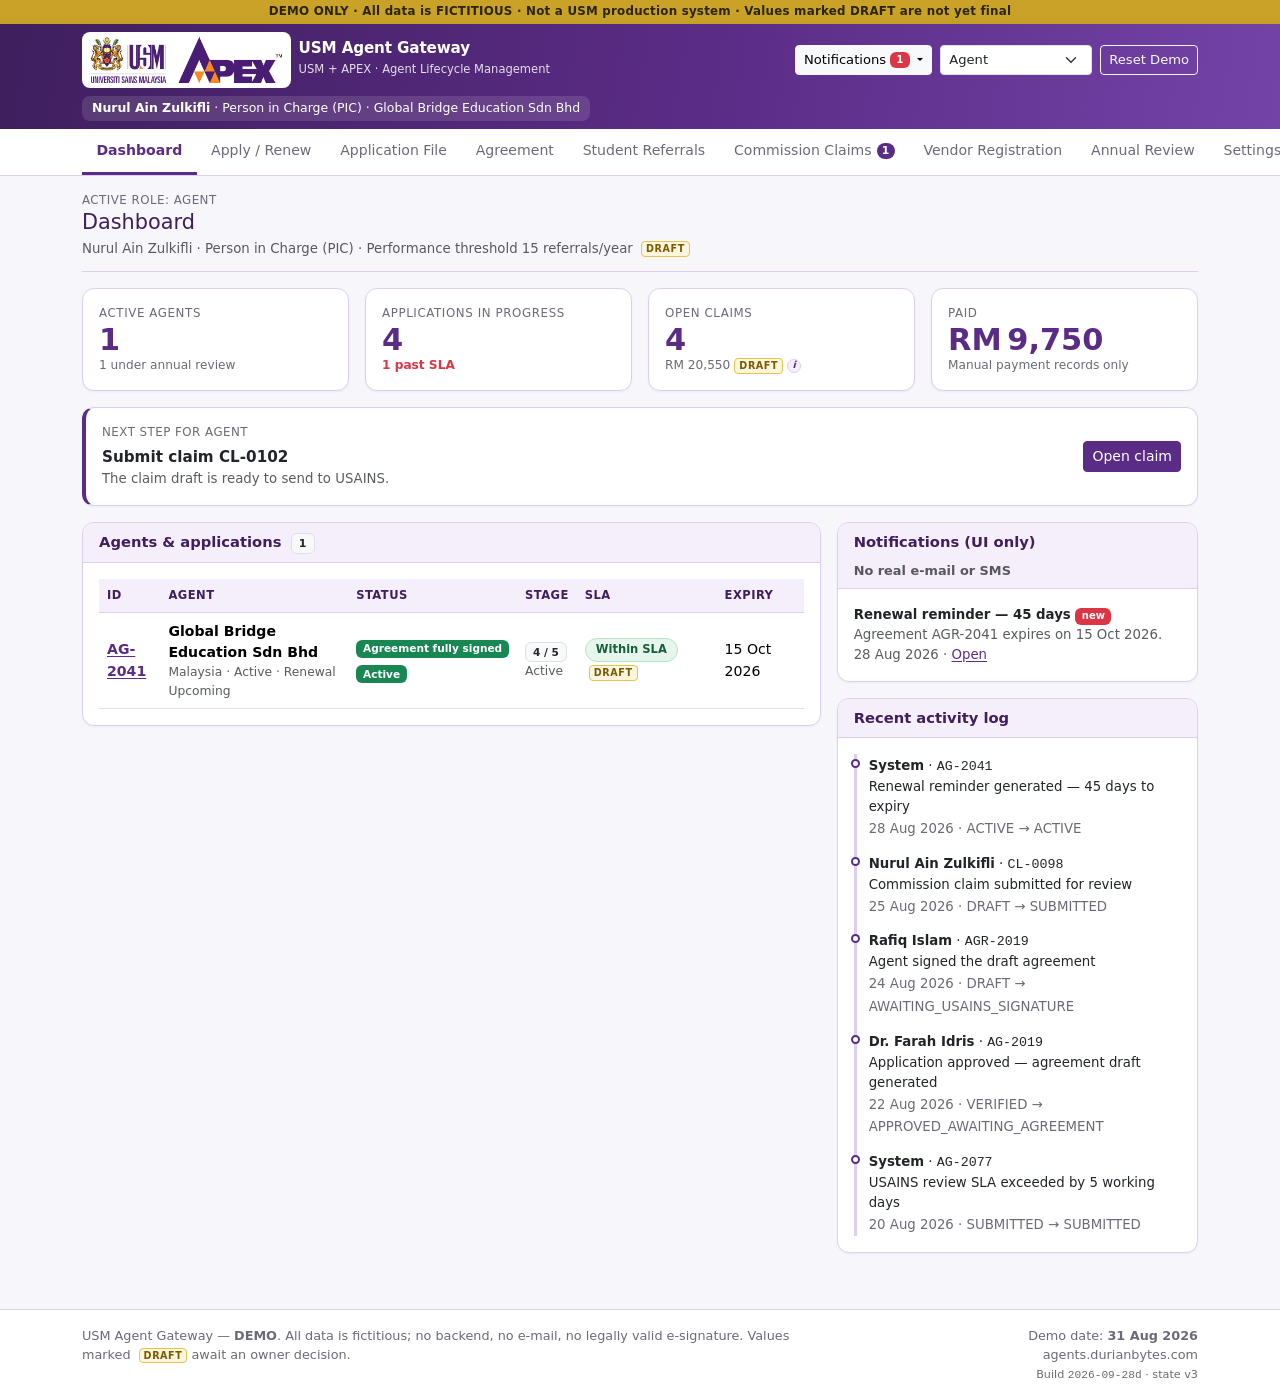
<file: index.html>
<!doctype html>
<html lang="en">
<head>
  <meta charset="utf-8">
  <meta name="viewport" content="width=device-width, initial-scale=1">
  <title>USM Agent Gateway (DEMO)</title>
  <meta name="robots" content="noindex">
  <meta http-equiv="refresh" content="0; url=pages/dashboard.html">
  <link rel="stylesheet" href="assets/css/app.css?v=2026-09-28d">
</head>
<body>
  <div class="usm-demo-strip text-center py-1 px-2">
    DEMO ONLY · All data is FICTITIOUS · Not a USM production system
  </div>
  <p style="padding:24px;font-family:system-ui,sans-serif">
    Opening the <a href="pages/dashboard.html">USM Agent Gateway Dashboard</a>&hellip;
  </p>
  <script>window.location.replace('pages/dashboard.html');</script>
</body>
</html>
</file>
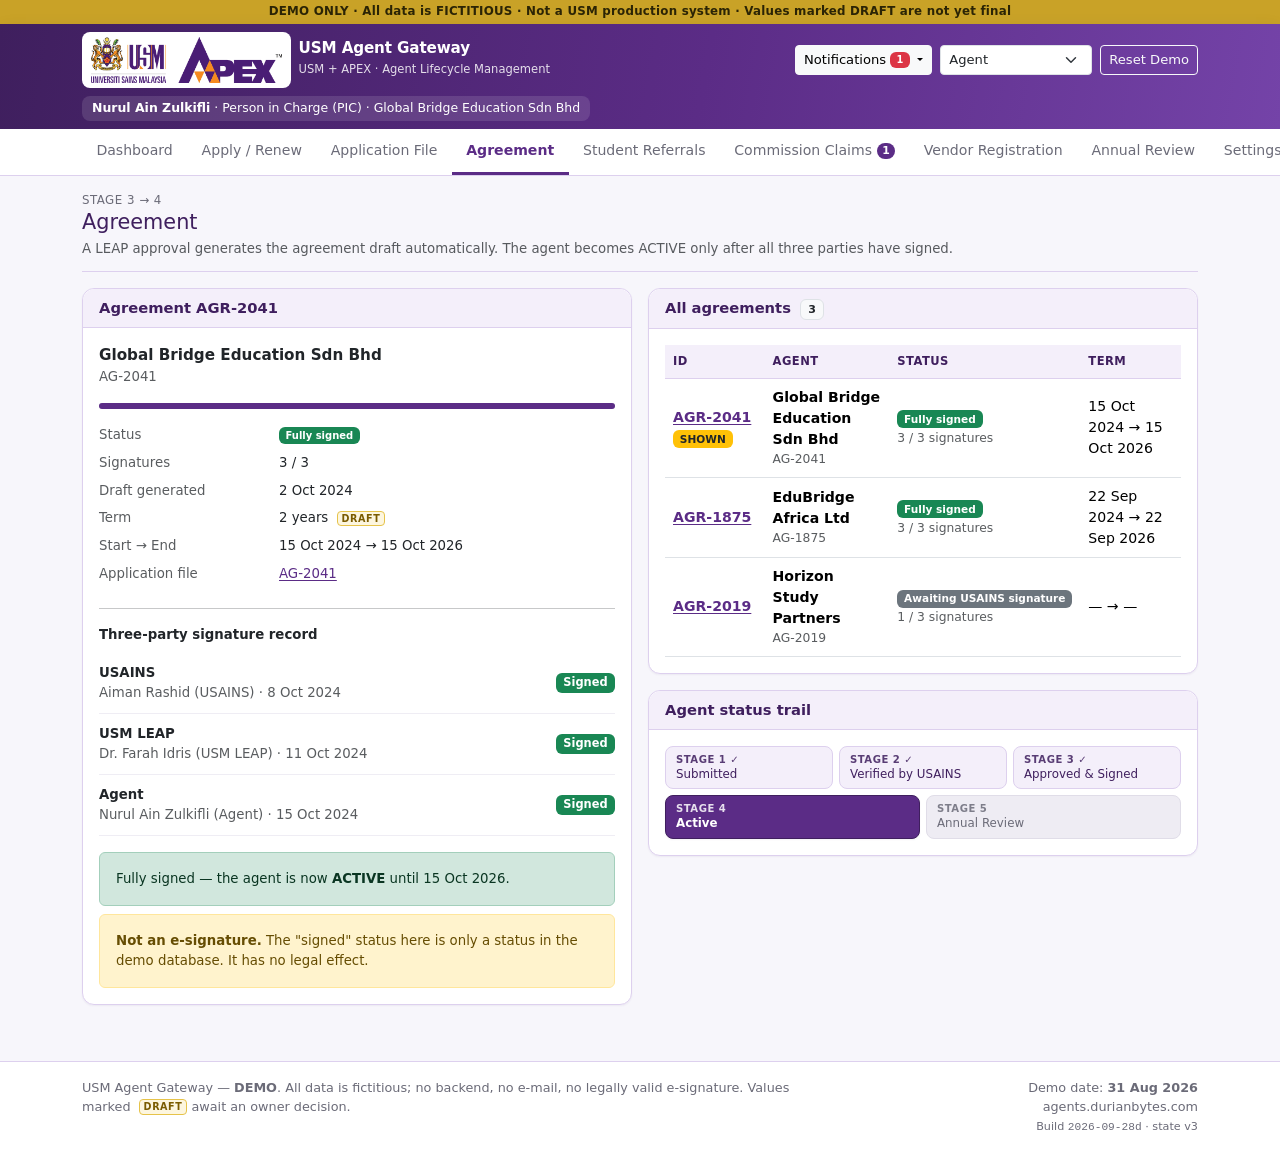
<file: pages/agreement.html>
<!doctype html>
<html lang="en">
<head>
  <meta charset="utf-8">
  <meta name="viewport" content="width=device-width, initial-scale=1">
  <title>Agreement — USM Agent Gateway (DEMO)</title>
  <meta name="robots" content="noindex">
  <link rel="stylesheet" href="https://cdn.jsdelivr.net/npm/bootstrap@5.3.3/dist/css/bootstrap.min.css">
  <link rel="stylesheet" href="../assets/css/app.css?v=2026-09-28d">
</head>
<body>
  <!-- Shared chrome injected by js/components/topbar.js + sidenav.js -->
  <div id="chrome-top"></div>

  <div class="container-xl py-3">
    <main id="page"></main>
  </div>

  <div id="chrome-bottom"></div>
  <div id="toast-host" class="toast-host"></div>

  <script src="https://cdn.jsdelivr.net/npm/bootstrap@5.3.3/dist/js/bootstrap.bundle.min.js"></script>
  <script src="../data/seed.js?v=2026-09-28d"></script>
  <script src="../js/store.js?v=2026-09-28d"></script>
  <script src="../js/workflow.js?v=2026-09-28d"></script>
  <script src="../js/components/list-card.js?v=2026-09-28d"></script>
  <script src="../js/components/sla-chip.js?v=2026-09-28d"></script>
  <script src="../js/components/status-trail.js?v=2026-09-28d"></script>
  <script src="../js/components/topbar.js?v=2026-09-28d"></script>
  <script src="../js/components/sidenav.js?v=2026-09-28d"></script>
  <script src="../js/app.js?v=2026-09-28d"></script>
  <script src="../js/pages/agreement.js?v=2026-09-28d"></script>
  <script>USMDEMO.App.boot('agreement');</script>
</body>
</html>
</file>
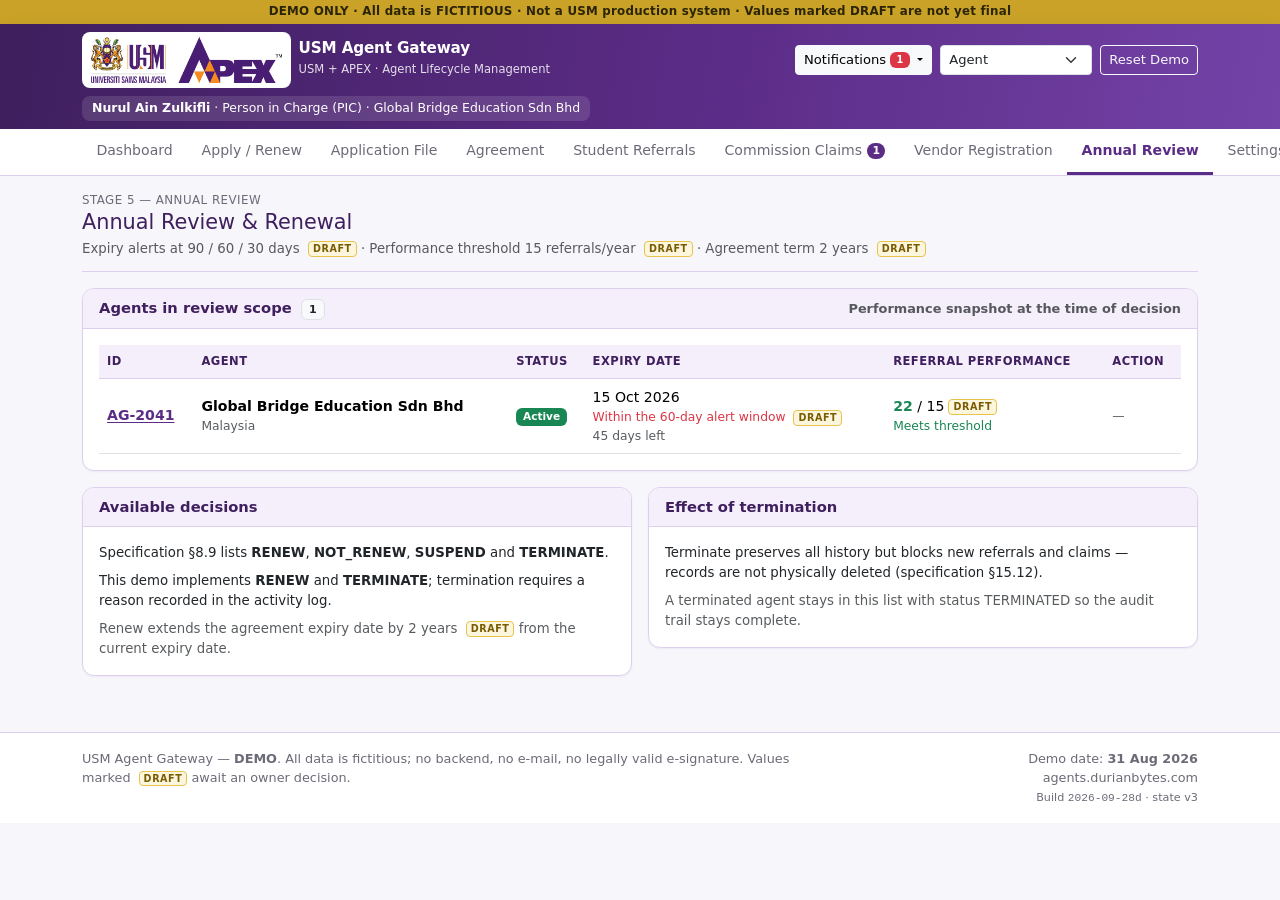
<file: pages/annual-review.html>
<!doctype html>
<html lang="en">
<head>
  <meta charset="utf-8">
  <meta name="viewport" content="width=device-width, initial-scale=1">
  <title>Annual Review — USM Agent Gateway (DEMO)</title>
  <meta name="robots" content="noindex">
  <link rel="stylesheet" href="https://cdn.jsdelivr.net/npm/bootstrap@5.3.3/dist/css/bootstrap.min.css">
  <link rel="stylesheet" href="../assets/css/app.css?v=2026-09-28d">
</head>
<body>
  <!-- Shared chrome injected by js/components/topbar.js + sidenav.js -->
  <div id="chrome-top"></div>

  <div class="container-xl py-3">
    <main id="page"></main>
  </div>

  <div id="chrome-bottom"></div>
  <div id="toast-host" class="toast-host"></div>

  <script src="https://cdn.jsdelivr.net/npm/bootstrap@5.3.3/dist/js/bootstrap.bundle.min.js"></script>
  <script src="../data/seed.js?v=2026-09-28d"></script>
  <script src="../js/store.js?v=2026-09-28d"></script>
  <script src="../js/workflow.js?v=2026-09-28d"></script>
  <script src="../js/components/list-card.js?v=2026-09-28d"></script>
  <script src="../js/components/sla-chip.js?v=2026-09-28d"></script>
  <script src="../js/components/status-trail.js?v=2026-09-28d"></script>
  <script src="../js/components/topbar.js?v=2026-09-28d"></script>
  <script src="../js/components/sidenav.js?v=2026-09-28d"></script>
  <script src="../js/app.js?v=2026-09-28d"></script>
  <script src="../js/pages/annual-review.js?v=2026-09-28d"></script>
  <script>USMDEMO.App.boot('annual-review');</script>
</body>
</html>
</file>
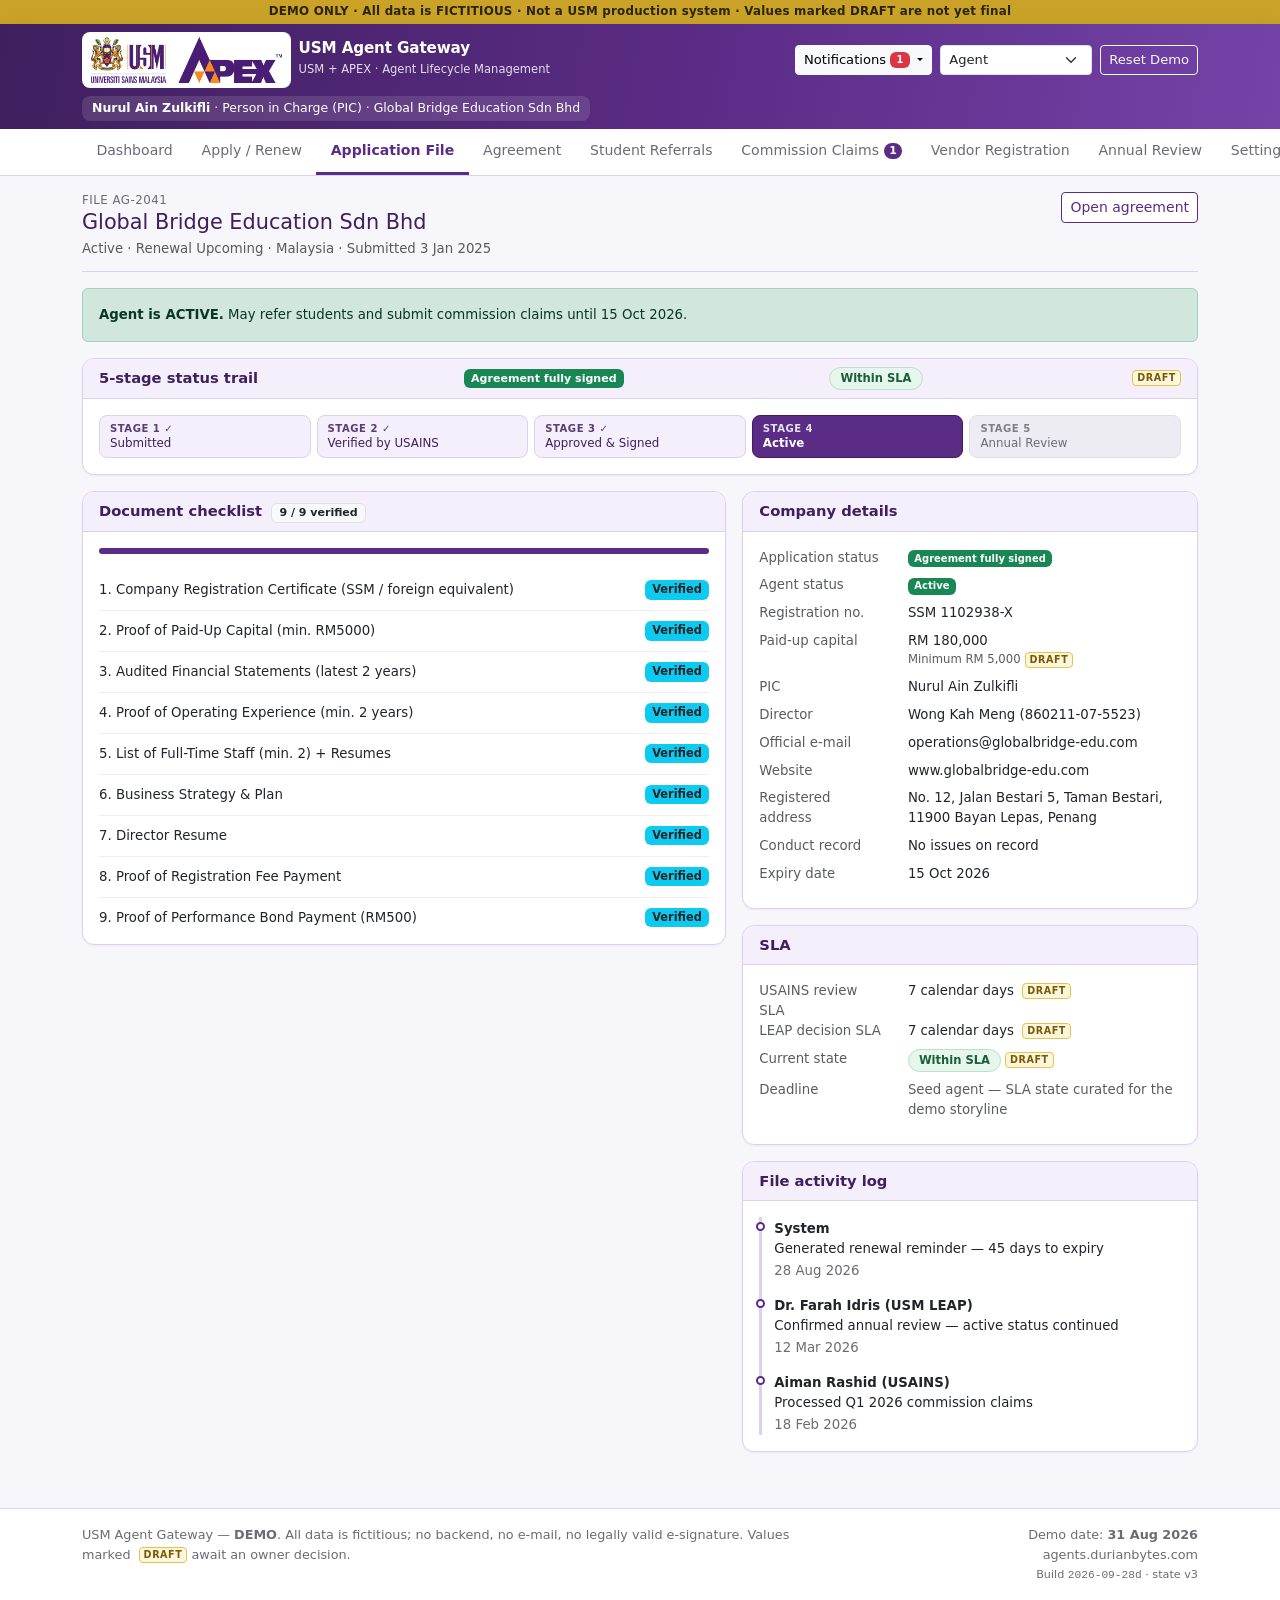
<file: pages/application-detail.html>
<!doctype html>
<html lang="en">
<head>
  <meta charset="utf-8">
  <meta name="viewport" content="width=device-width, initial-scale=1">
  <title>Application File — USM Agent Gateway (DEMO)</title>
  <meta name="robots" content="noindex">
  <link rel="stylesheet" href="https://cdn.jsdelivr.net/npm/bootstrap@5.3.3/dist/css/bootstrap.min.css">
  <link rel="stylesheet" href="../assets/css/app.css?v=2026-09-28d">
</head>
<body>
  <!-- Shared chrome injected by js/components/topbar.js + sidenav.js -->
  <div id="chrome-top"></div>

  <div class="container-xl py-3">
    <main id="page"></main>
  </div>

  <div id="chrome-bottom"></div>
  <div id="toast-host" class="toast-host"></div>

  <script src="https://cdn.jsdelivr.net/npm/bootstrap@5.3.3/dist/js/bootstrap.bundle.min.js"></script>
  <script src="../data/seed.js?v=2026-09-28d"></script>
  <script src="../js/store.js?v=2026-09-28d"></script>
  <script src="../js/workflow.js?v=2026-09-28d"></script>
  <script src="../js/components/list-card.js?v=2026-09-28d"></script>
  <script src="../js/components/sla-chip.js?v=2026-09-28d"></script>
  <script src="../js/components/status-trail.js?v=2026-09-28d"></script>
  <script src="../js/components/topbar.js?v=2026-09-28d"></script>
  <script src="../js/components/sidenav.js?v=2026-09-28d"></script>
  <script src="../js/app.js?v=2026-09-28d"></script>
  <script src="../js/pages/application-detail.js?v=2026-09-28d"></script>
  <script>USMDEMO.App.boot('application-detail');</script>
</body>
</html>
</file>
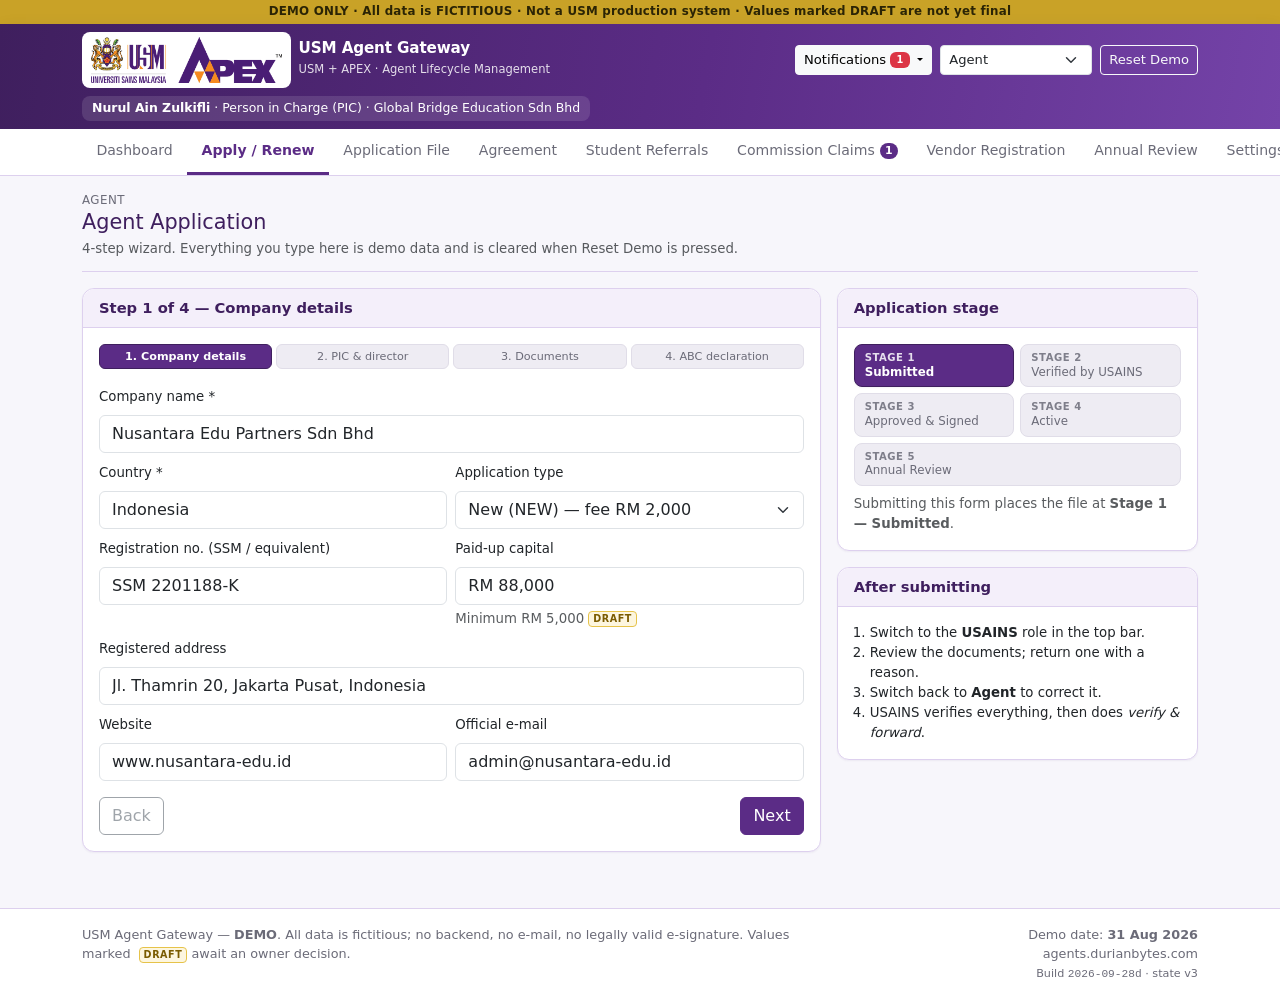
<file: pages/application-wizard.html>
<!doctype html>
<html lang="en">
<head>
  <meta charset="utf-8">
  <meta name="viewport" content="width=device-width, initial-scale=1">
  <title>Agent Application — USM Agent Gateway (DEMO)</title>
  <meta name="robots" content="noindex">
  <link rel="stylesheet" href="https://cdn.jsdelivr.net/npm/bootstrap@5.3.3/dist/css/bootstrap.min.css">
  <link rel="stylesheet" href="../assets/css/app.css?v=2026-09-28d">
</head>
<body>
  <!-- Shared chrome injected by js/components/topbar.js + sidenav.js -->
  <div id="chrome-top"></div>

  <div class="container-xl py-3">
    <main id="page"></main>
  </div>

  <div id="chrome-bottom"></div>
  <div id="toast-host" class="toast-host"></div>

  <script src="https://cdn.jsdelivr.net/npm/bootstrap@5.3.3/dist/js/bootstrap.bundle.min.js"></script>
  <script src="../data/seed.js?v=2026-09-28d"></script>
  <script src="../js/store.js?v=2026-09-28d"></script>
  <script src="../js/workflow.js?v=2026-09-28d"></script>
  <script src="../js/components/list-card.js?v=2026-09-28d"></script>
  <script src="../js/components/sla-chip.js?v=2026-09-28d"></script>
  <script src="../js/components/status-trail.js?v=2026-09-28d"></script>
  <script src="../js/components/topbar.js?v=2026-09-28d"></script>
  <script src="../js/components/sidenav.js?v=2026-09-28d"></script>
  <script src="../js/app.js?v=2026-09-28d"></script>
  <script src="../js/pages/application-wizard.js?v=2026-09-28d"></script>
  <script>USMDEMO.App.boot('application-wizard');</script>
</body>
</html>
</file>
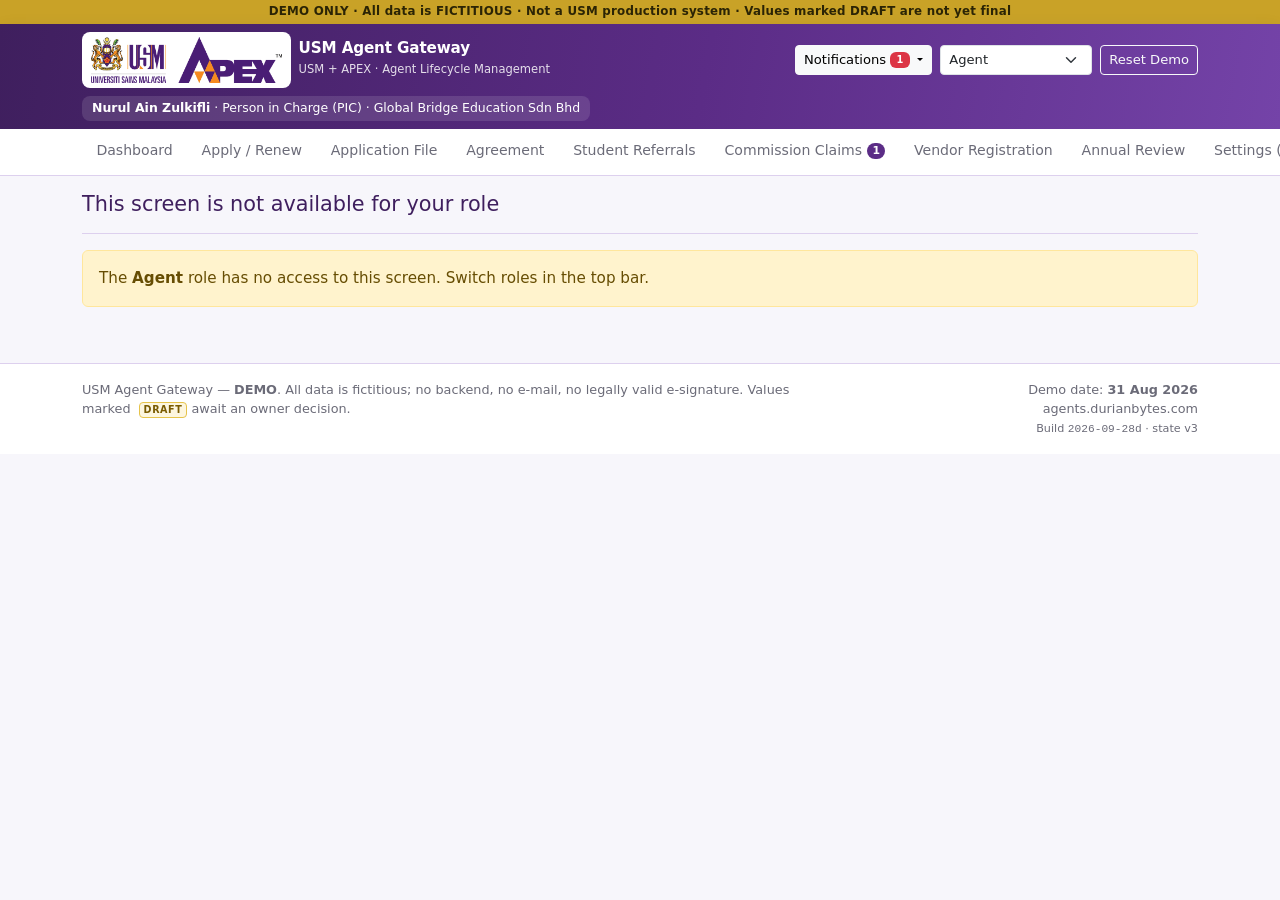
<file: pages/claim-batch.html>
<!doctype html>
<html lang="en">
<head>
  <meta charset="utf-8">
  <meta name="viewport" content="width=device-width, initial-scale=1">
  <title>Claim Batch — USM Agent Gateway (DEMO)</title>
  <meta name="robots" content="noindex">
  <link rel="stylesheet" href="https://cdn.jsdelivr.net/npm/bootstrap@5.3.3/dist/css/bootstrap.min.css">
  <link rel="stylesheet" href="../assets/css/app.css?v=2026-09-28d">
</head>
<body>
  <!-- Shared chrome injected by js/components/topbar.js + sidenav.js -->
  <div id="chrome-top"></div>

  <div class="container-xl py-3">
    <main id="page"></main>
  </div>

  <div id="chrome-bottom"></div>
  <div id="toast-host" class="toast-host"></div>

  <script src="https://cdn.jsdelivr.net/npm/bootstrap@5.3.3/dist/js/bootstrap.bundle.min.js"></script>
  <script src="../data/seed.js?v=2026-09-28d"></script>
  <script src="../js/store.js?v=2026-09-28d"></script>
  <script src="../js/workflow.js?v=2026-09-28d"></script>
  <script src="../js/components/list-card.js?v=2026-09-28d"></script>
  <script src="../js/components/sla-chip.js?v=2026-09-28d"></script>
  <script src="../js/components/status-trail.js?v=2026-09-28d"></script>
  <script src="../js/components/topbar.js?v=2026-09-28d"></script>
  <script src="../js/components/sidenav.js?v=2026-09-28d"></script>
  <script src="../js/app.js?v=2026-09-28d"></script>
  <script src="../js/pages/claim-batch.js?v=2026-09-28d"></script>
  <script>USMDEMO.App.boot('claim-batch');</script>
</body>
</html>
</file>
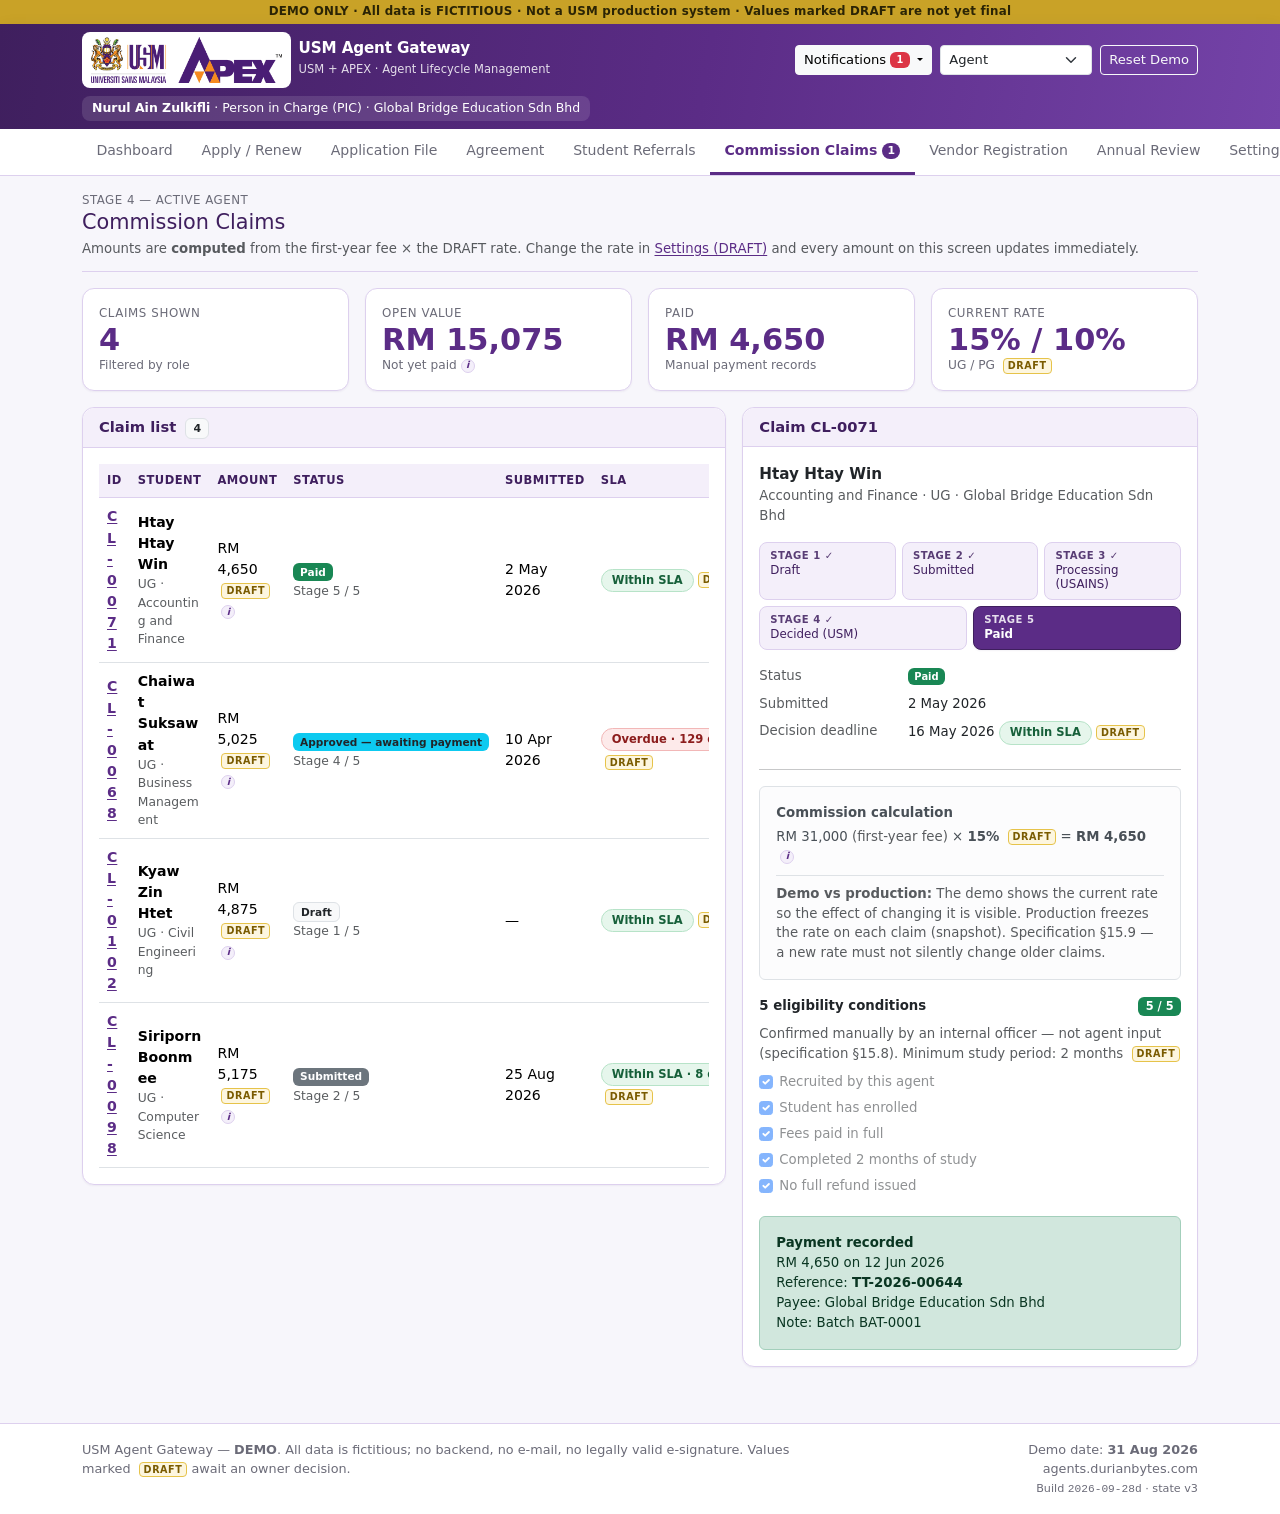
<file: pages/claims.html>
<!doctype html>
<html lang="en">
<head>
  <meta charset="utf-8">
  <meta name="viewport" content="width=device-width, initial-scale=1">
  <title>Commission Claims — USM Agent Gateway (DEMO)</title>
  <meta name="robots" content="noindex">
  <link rel="stylesheet" href="https://cdn.jsdelivr.net/npm/bootstrap@5.3.3/dist/css/bootstrap.min.css">
  <link rel="stylesheet" href="../assets/css/app.css?v=2026-09-28d">
</head>
<body>
  <!-- Shared chrome injected by js/components/topbar.js + sidenav.js -->
  <div id="chrome-top"></div>

  <div class="container-xl py-3">
    <main id="page"></main>
  </div>

  <div id="chrome-bottom"></div>
  <div id="toast-host" class="toast-host"></div>

  <script src="https://cdn.jsdelivr.net/npm/bootstrap@5.3.3/dist/js/bootstrap.bundle.min.js"></script>
  <script src="../data/seed.js?v=2026-09-28d"></script>
  <script src="../js/store.js?v=2026-09-28d"></script>
  <script src="../js/workflow.js?v=2026-09-28d"></script>
  <script src="../js/components/list-card.js?v=2026-09-28d"></script>
  <script src="../js/components/sla-chip.js?v=2026-09-28d"></script>
  <script src="../js/components/status-trail.js?v=2026-09-28d"></script>
  <script src="../js/components/topbar.js?v=2026-09-28d"></script>
  <script src="../js/components/sidenav.js?v=2026-09-28d"></script>
  <script src="../js/app.js?v=2026-09-28d"></script>
  <script src="../js/pages/claims.js?v=2026-09-28d"></script>
  <script>USMDEMO.App.boot('claims');</script>
</body>
</html>
</file>
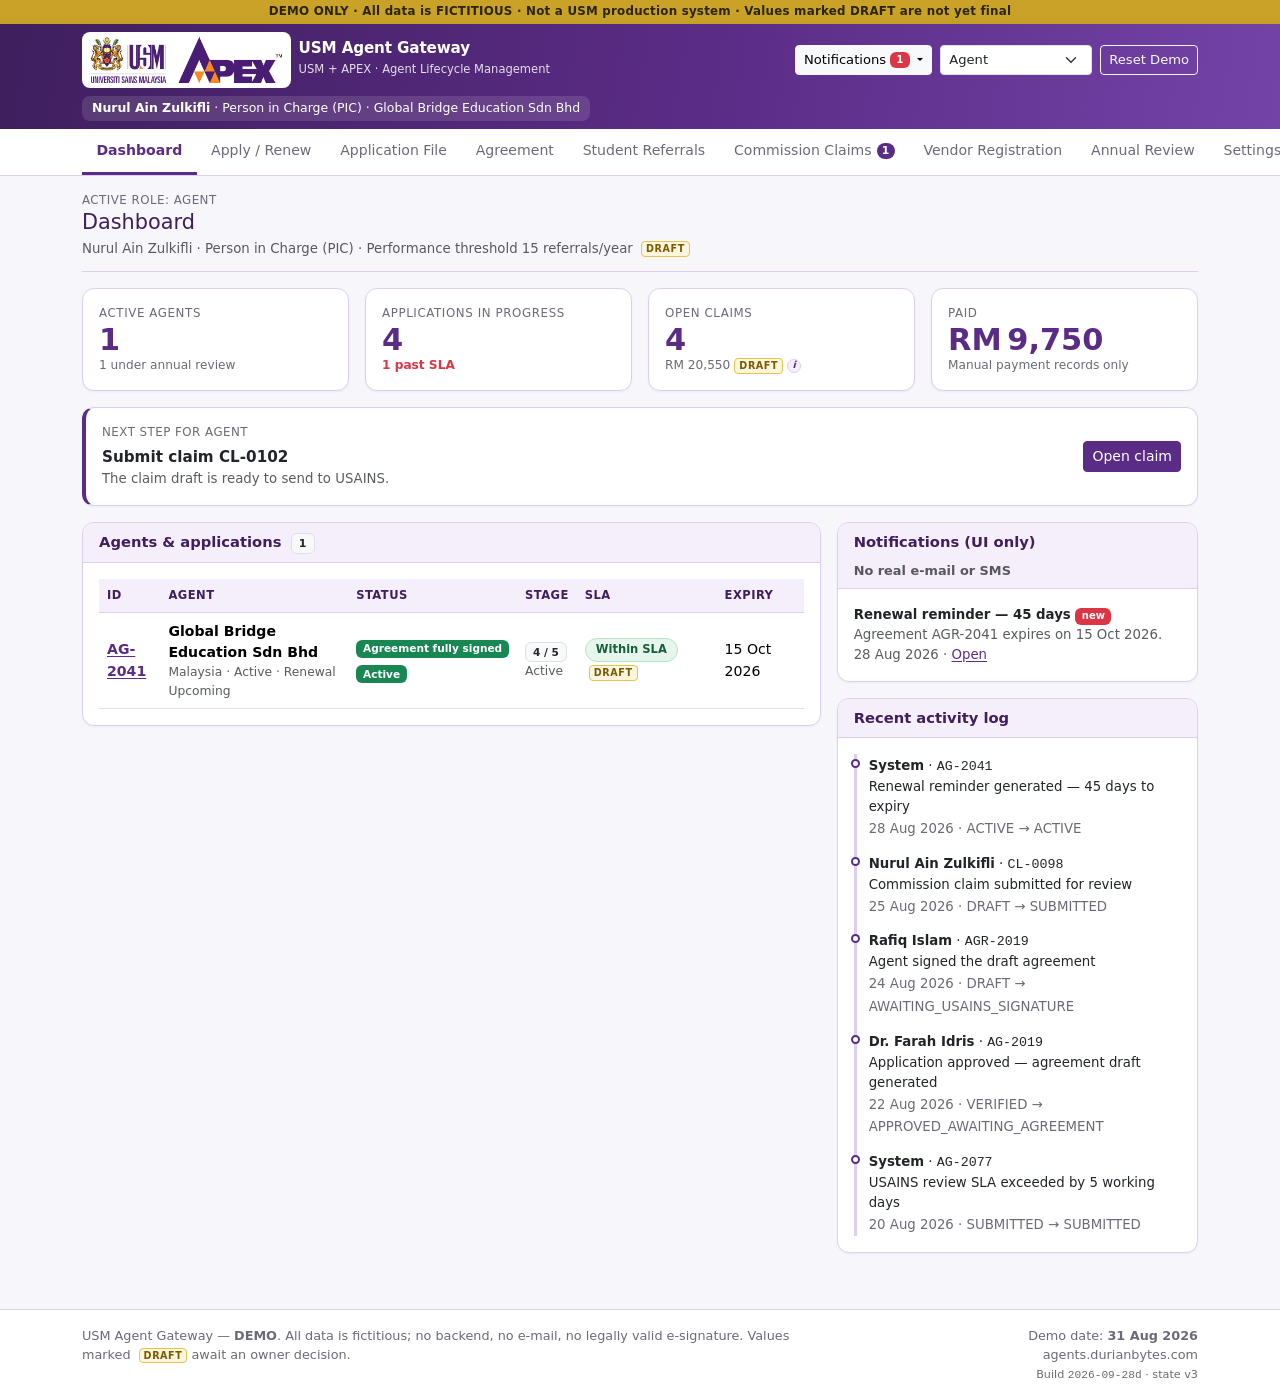
<file: pages/dashboard.html>
<!doctype html>
<html lang="en">
<head>
  <meta charset="utf-8">
  <meta name="viewport" content="width=device-width, initial-scale=1">
  <title>Dashboard — USM Agent Gateway (DEMO)</title>
  <meta name="robots" content="noindex">
  <link rel="stylesheet" href="https://cdn.jsdelivr.net/npm/bootstrap@5.3.3/dist/css/bootstrap.min.css">
  <link rel="stylesheet" href="../assets/css/app.css?v=2026-09-28d">
</head>
<body>
  <!-- Shared chrome injected by js/components/topbar.js + sidenav.js -->
  <div id="chrome-top"></div>

  <div class="container-xl py-3">
    <main id="page"></main>
  </div>

  <div id="chrome-bottom"></div>
  <div id="toast-host" class="toast-host"></div>

  <script src="https://cdn.jsdelivr.net/npm/bootstrap@5.3.3/dist/js/bootstrap.bundle.min.js"></script>
  <script src="../data/seed.js?v=2026-09-28d"></script>
  <script src="../js/store.js?v=2026-09-28d"></script>
  <script src="../js/workflow.js?v=2026-09-28d"></script>
  <script src="../js/components/list-card.js?v=2026-09-28d"></script>
  <script src="../js/components/sla-chip.js?v=2026-09-28d"></script>
  <script src="../js/components/status-trail.js?v=2026-09-28d"></script>
  <script src="../js/components/topbar.js?v=2026-09-28d"></script>
  <script src="../js/components/sidenav.js?v=2026-09-28d"></script>
  <script src="../js/app.js?v=2026-09-28d"></script>
  <script src="../js/pages/dashboard.js?v=2026-09-28d"></script>
  <script>USMDEMO.App.boot('dashboard');</script>
</body>
</html>
</file>
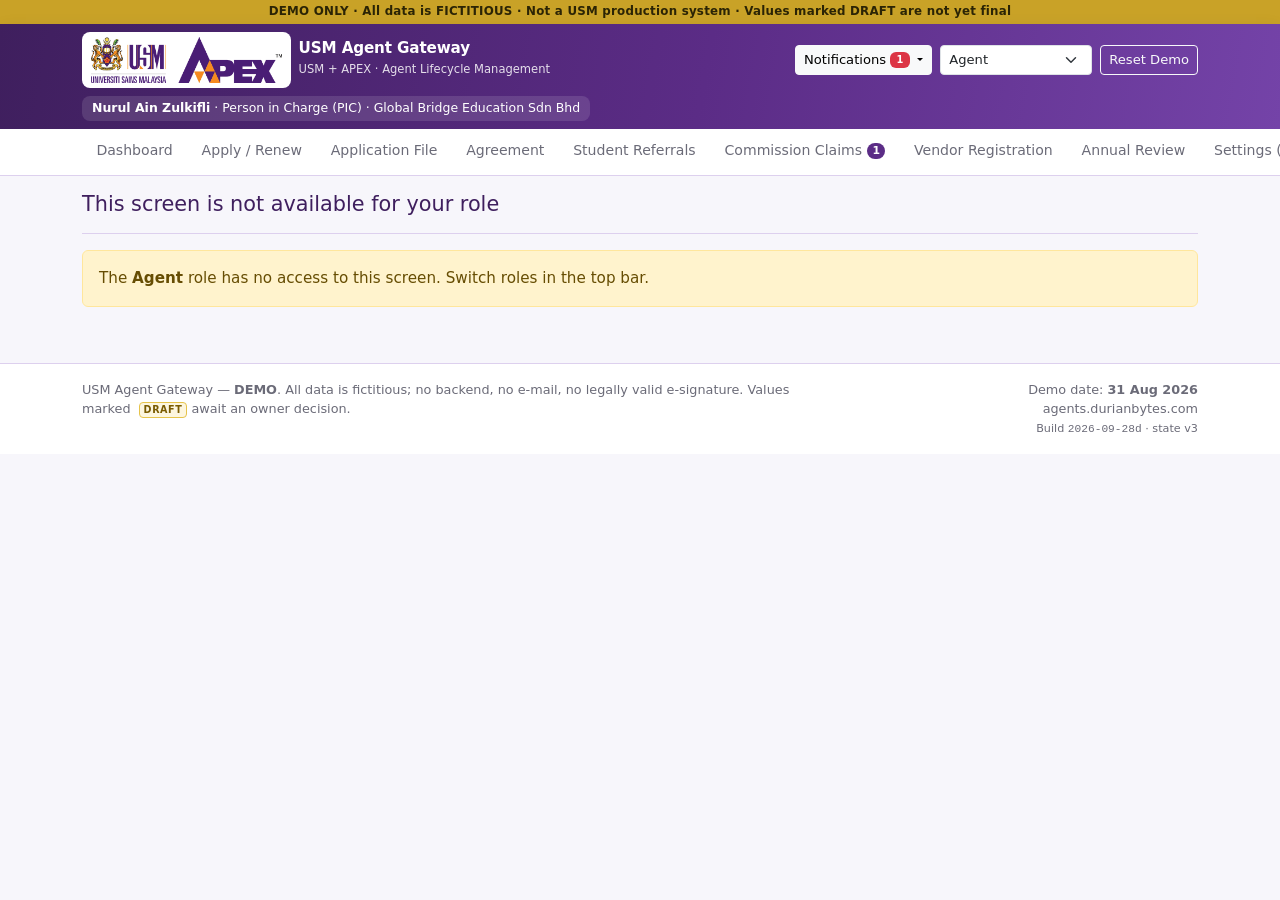
<file: pages/leap-console.html>
<!doctype html>
<html lang="en">
<head>
  <meta charset="utf-8">
  <meta name="viewport" content="width=device-width, initial-scale=1">
  <title>USM LEAP Console — USM Agent Gateway (DEMO)</title>
  <meta name="robots" content="noindex">
  <link rel="stylesheet" href="https://cdn.jsdelivr.net/npm/bootstrap@5.3.3/dist/css/bootstrap.min.css">
  <link rel="stylesheet" href="../assets/css/app.css?v=2026-09-28d">
</head>
<body>
  <!-- Shared chrome injected by js/components/topbar.js + sidenav.js -->
  <div id="chrome-top"></div>

  <div class="container-xl py-3">
    <main id="page"></main>
  </div>

  <div id="chrome-bottom"></div>
  <div id="toast-host" class="toast-host"></div>

  <script src="https://cdn.jsdelivr.net/npm/bootstrap@5.3.3/dist/js/bootstrap.bundle.min.js"></script>
  <script src="../data/seed.js?v=2026-09-28d"></script>
  <script src="../js/store.js?v=2026-09-28d"></script>
  <script src="../js/workflow.js?v=2026-09-28d"></script>
  <script src="../js/components/list-card.js?v=2026-09-28d"></script>
  <script src="../js/components/sla-chip.js?v=2026-09-28d"></script>
  <script src="../js/components/status-trail.js?v=2026-09-28d"></script>
  <script src="../js/components/topbar.js?v=2026-09-28d"></script>
  <script src="../js/components/sidenav.js?v=2026-09-28d"></script>
  <script src="../js/app.js?v=2026-09-28d"></script>
  <script src="../js/pages/leap-console.js?v=2026-09-28d"></script>
  <script>USMDEMO.App.boot('leap-console');</script>
</body>
</html>
</file>
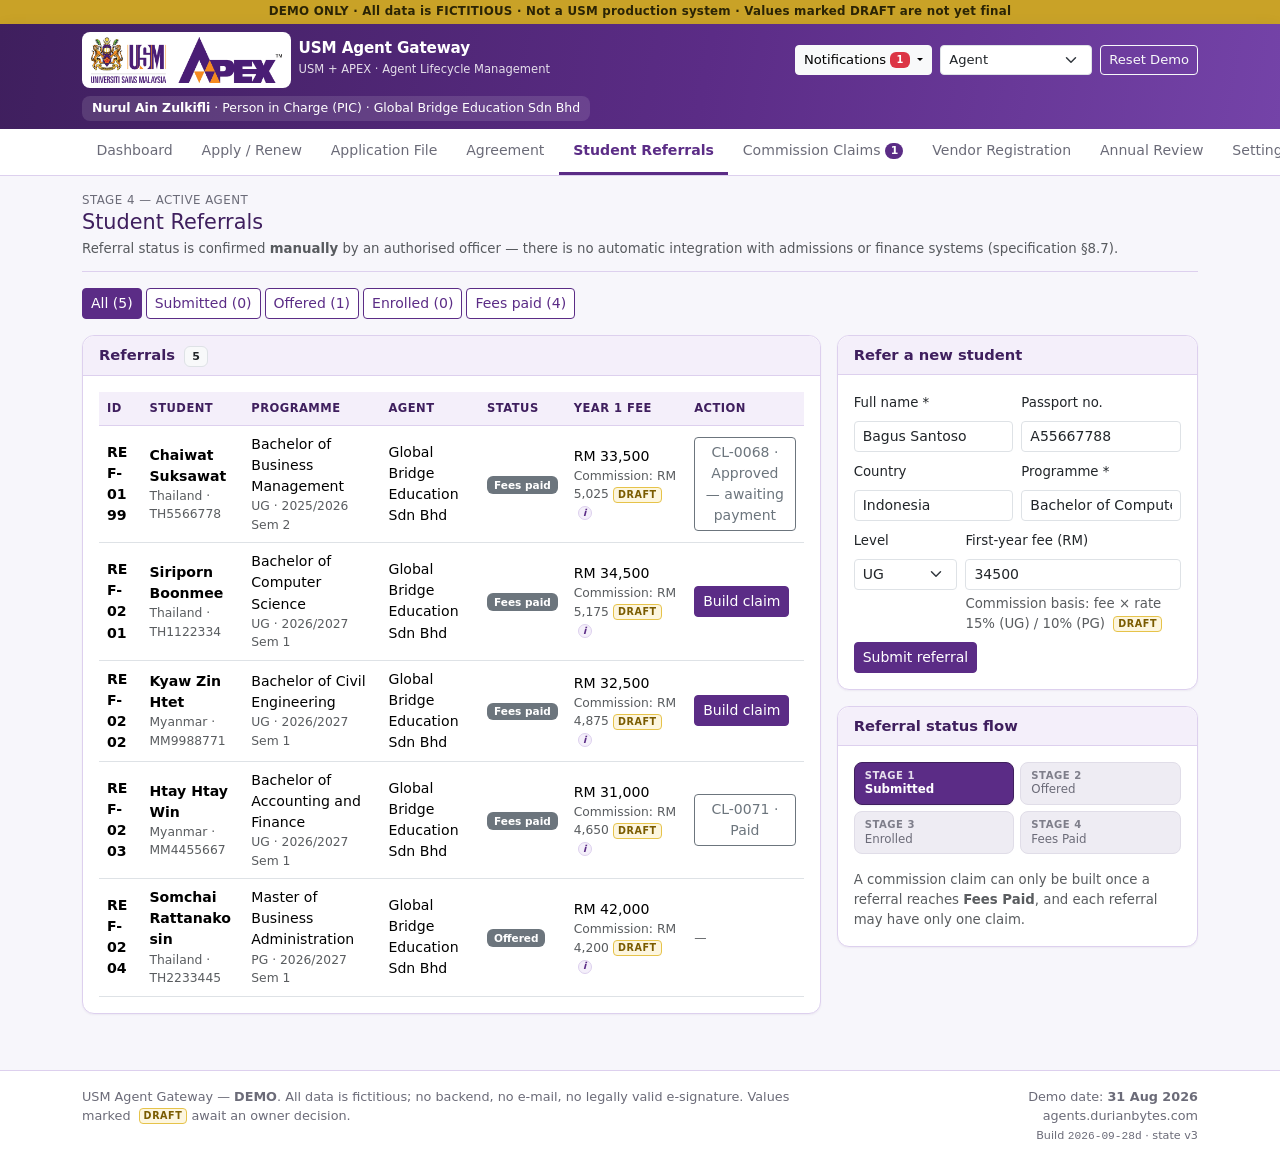
<file: pages/referrals.html>
<!doctype html>
<html lang="en">
<head>
  <meta charset="utf-8">
  <meta name="viewport" content="width=device-width, initial-scale=1">
  <title>Student Referrals — USM Agent Gateway (DEMO)</title>
  <meta name="robots" content="noindex">
  <link rel="stylesheet" href="https://cdn.jsdelivr.net/npm/bootstrap@5.3.3/dist/css/bootstrap.min.css">
  <link rel="stylesheet" href="../assets/css/app.css?v=2026-09-28d">
</head>
<body>
  <!-- Shared chrome injected by js/components/topbar.js + sidenav.js -->
  <div id="chrome-top"></div>

  <div class="container-xl py-3">
    <main id="page"></main>
  </div>

  <div id="chrome-bottom"></div>
  <div id="toast-host" class="toast-host"></div>

  <script src="https://cdn.jsdelivr.net/npm/bootstrap@5.3.3/dist/js/bootstrap.bundle.min.js"></script>
  <script src="../data/seed.js?v=2026-09-28d"></script>
  <script src="../js/store.js?v=2026-09-28d"></script>
  <script src="../js/workflow.js?v=2026-09-28d"></script>
  <script src="../js/components/list-card.js?v=2026-09-28d"></script>
  <script src="../js/components/sla-chip.js?v=2026-09-28d"></script>
  <script src="../js/components/status-trail.js?v=2026-09-28d"></script>
  <script src="../js/components/topbar.js?v=2026-09-28d"></script>
  <script src="../js/components/sidenav.js?v=2026-09-28d"></script>
  <script src="../js/app.js?v=2026-09-28d"></script>
  <script src="../js/pages/referrals.js?v=2026-09-28d"></script>
  <script>USMDEMO.App.boot('referrals');</script>
</body>
</html>
</file>
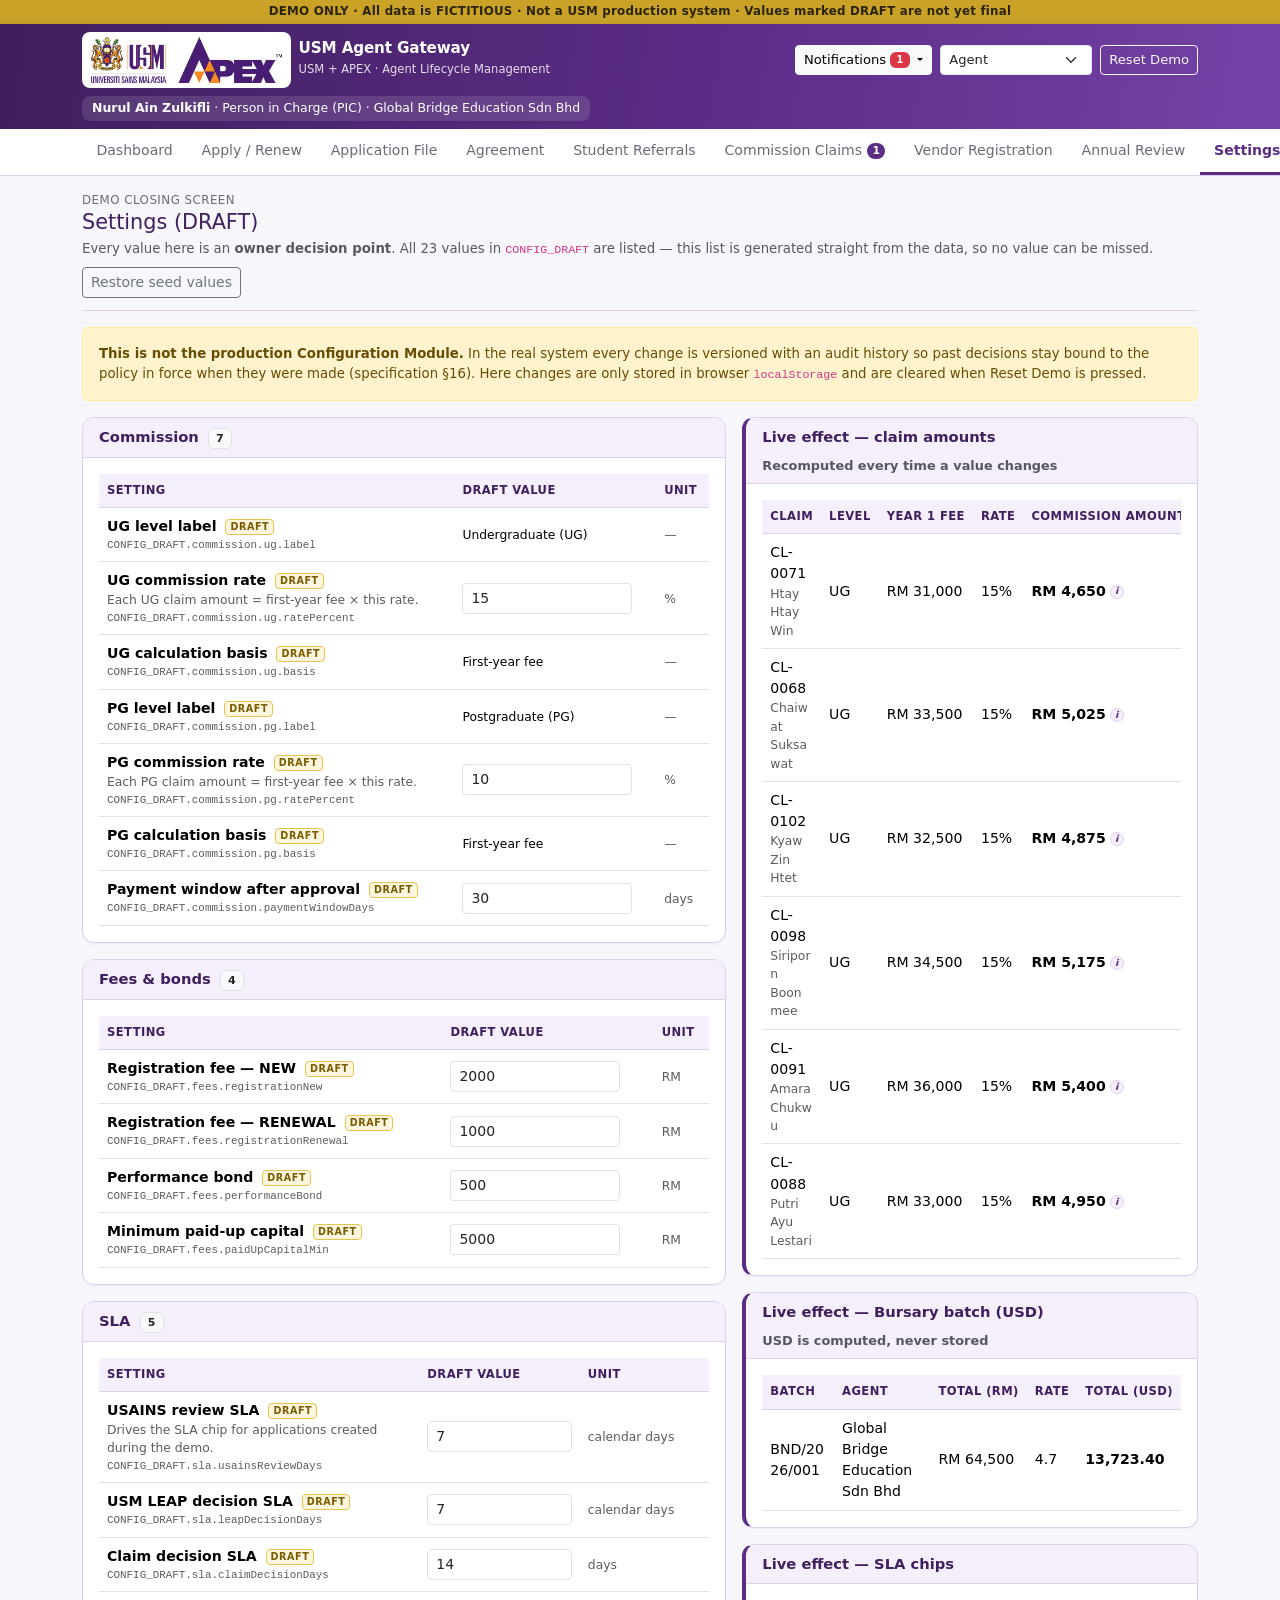
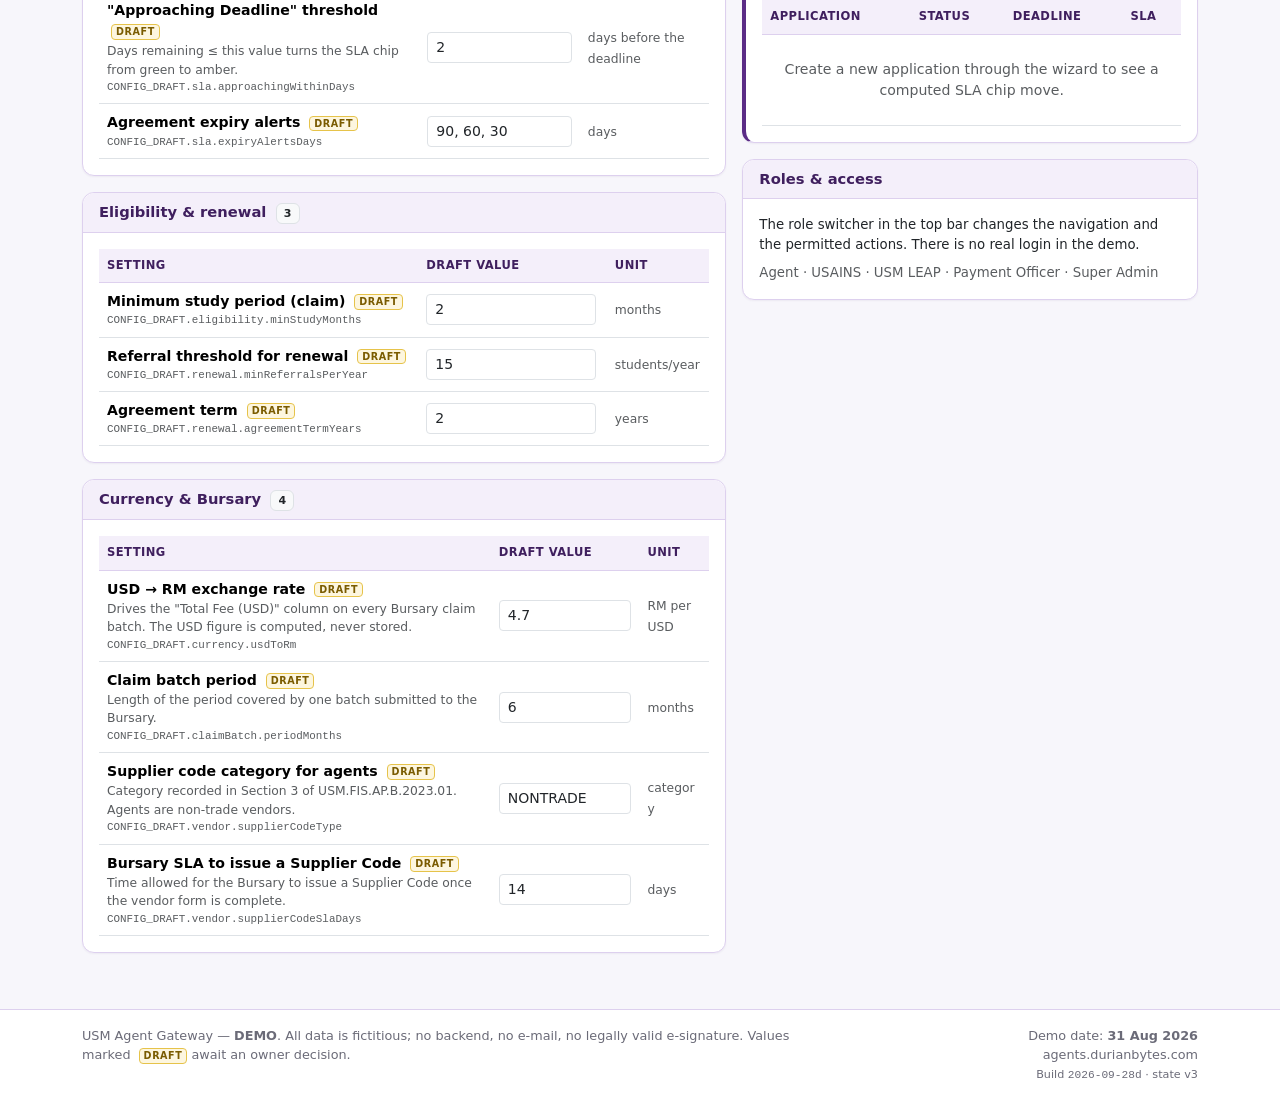
<file: pages/settings-draft.html>
<!doctype html>
<html lang="en">
<head>
  <meta charset="utf-8">
  <meta name="viewport" content="width=device-width, initial-scale=1">
  <title>Settings (DRAFT) — USM Agent Gateway (DEMO)</title>
  <meta name="robots" content="noindex">
  <link rel="stylesheet" href="https://cdn.jsdelivr.net/npm/bootstrap@5.3.3/dist/css/bootstrap.min.css">
  <link rel="stylesheet" href="../assets/css/app.css?v=2026-09-28d">
</head>
<body>
  <!-- Shared chrome injected by js/components/topbar.js + sidenav.js -->
  <div id="chrome-top"></div>

  <div class="container-xl py-3">
    <main id="page"></main>
  </div>

  <div id="chrome-bottom"></div>
  <div id="toast-host" class="toast-host"></div>

  <script src="https://cdn.jsdelivr.net/npm/bootstrap@5.3.3/dist/js/bootstrap.bundle.min.js"></script>
  <script src="../data/seed.js?v=2026-09-28d"></script>
  <script src="../js/store.js?v=2026-09-28d"></script>
  <script src="../js/workflow.js?v=2026-09-28d"></script>
  <script src="../js/components/list-card.js?v=2026-09-28d"></script>
  <script src="../js/components/sla-chip.js?v=2026-09-28d"></script>
  <script src="../js/components/status-trail.js?v=2026-09-28d"></script>
  <script src="../js/components/topbar.js?v=2026-09-28d"></script>
  <script src="../js/components/sidenav.js?v=2026-09-28d"></script>
  <script src="../js/app.js?v=2026-09-28d"></script>
  <script src="../js/pages/settings-draft.js?v=2026-09-28d"></script>
  <script>USMDEMO.App.boot('settings-draft');</script>
</body>
</html>
</file>
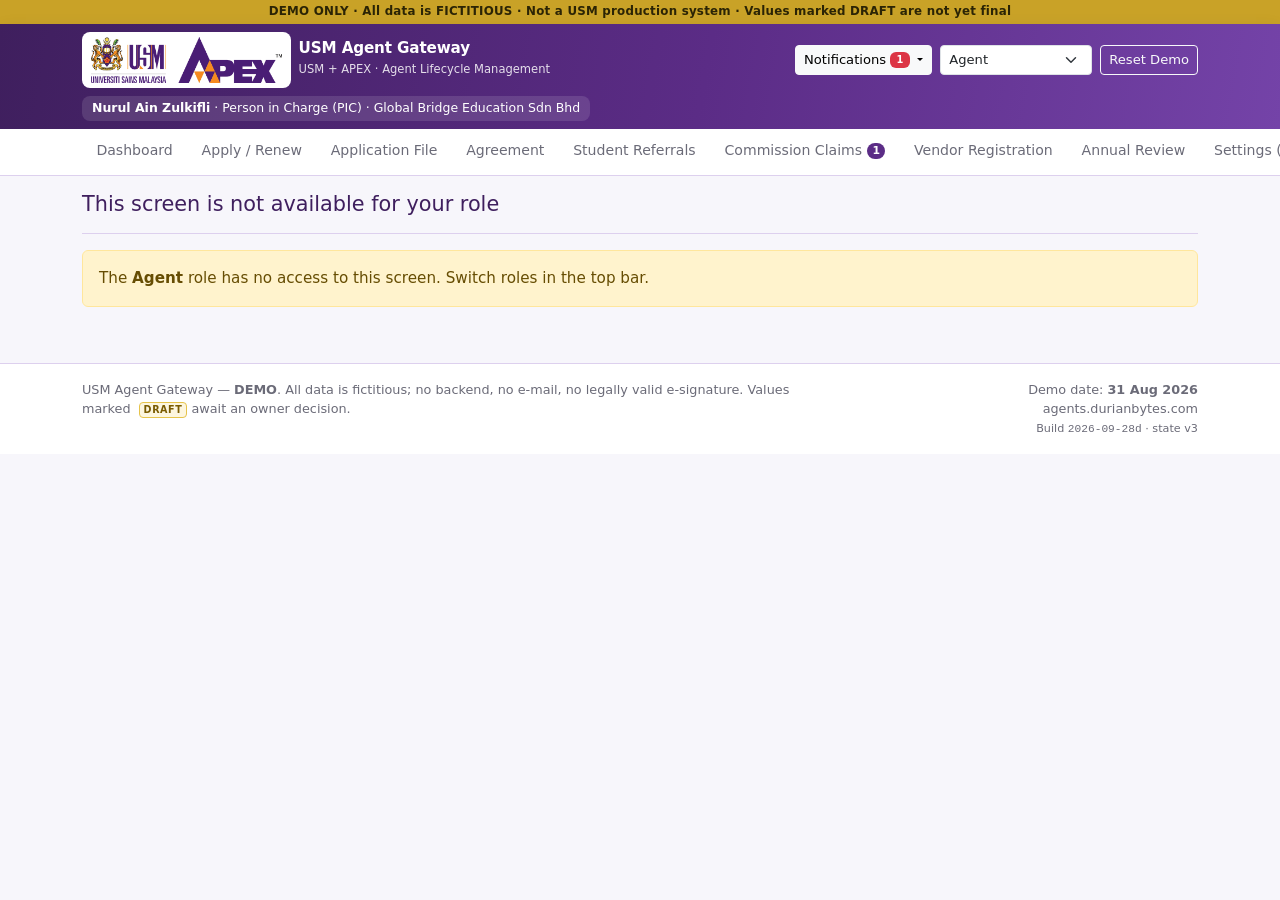
<file: pages/usains-console.html>
<!doctype html>
<html lang="en">
<head>
  <meta charset="utf-8">
  <meta name="viewport" content="width=device-width, initial-scale=1">
  <title>USAINS Console — USM Agent Gateway (DEMO)</title>
  <meta name="robots" content="noindex">
  <link rel="stylesheet" href="https://cdn.jsdelivr.net/npm/bootstrap@5.3.3/dist/css/bootstrap.min.css">
  <link rel="stylesheet" href="../assets/css/app.css?v=2026-09-28d">
</head>
<body>
  <!-- Shared chrome injected by js/components/topbar.js + sidenav.js -->
  <div id="chrome-top"></div>

  <div class="container-xl py-3">
    <main id="page"></main>
  </div>

  <div id="chrome-bottom"></div>
  <div id="toast-host" class="toast-host"></div>

  <script src="https://cdn.jsdelivr.net/npm/bootstrap@5.3.3/dist/js/bootstrap.bundle.min.js"></script>
  <script src="../data/seed.js?v=2026-09-28d"></script>
  <script src="../js/store.js?v=2026-09-28d"></script>
  <script src="../js/workflow.js?v=2026-09-28d"></script>
  <script src="../js/components/list-card.js?v=2026-09-28d"></script>
  <script src="../js/components/sla-chip.js?v=2026-09-28d"></script>
  <script src="../js/components/status-trail.js?v=2026-09-28d"></script>
  <script src="../js/components/topbar.js?v=2026-09-28d"></script>
  <script src="../js/components/sidenav.js?v=2026-09-28d"></script>
  <script src="../js/app.js?v=2026-09-28d"></script>
  <script src="../js/pages/usains-console.js?v=2026-09-28d"></script>
  <script>USMDEMO.App.boot('usains-console');</script>
</body>
</html>
</file>
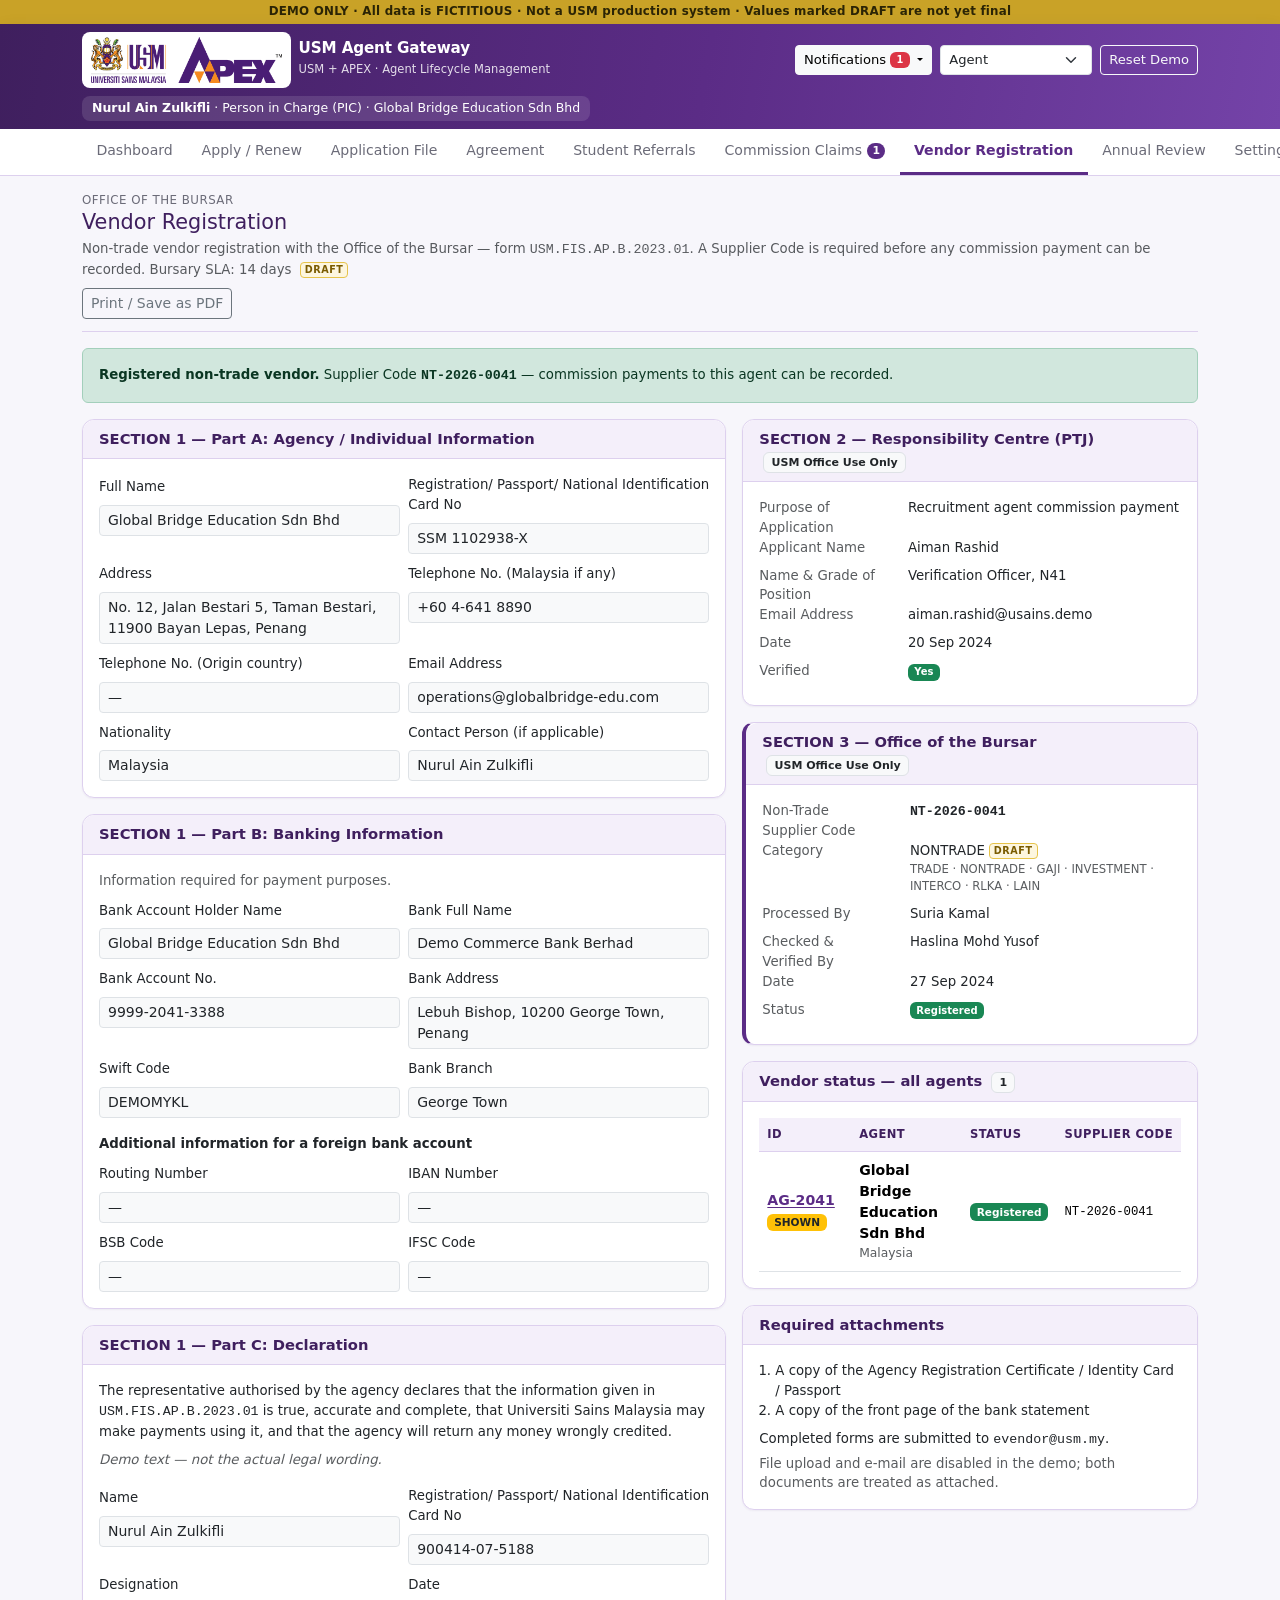
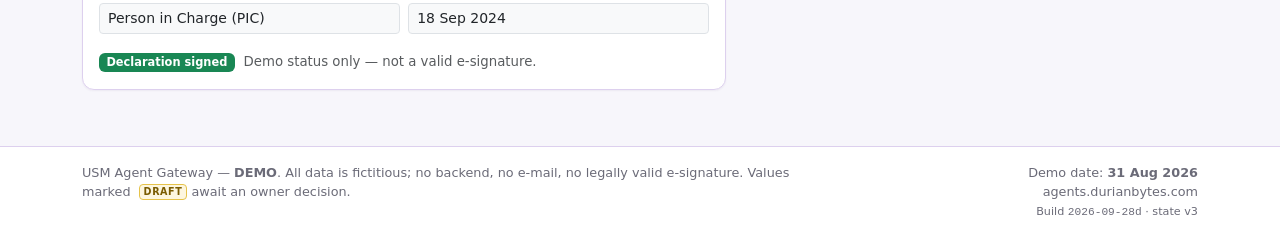
<file: pages/vendor-registration.html>
<!doctype html>
<html lang="en">
<head>
  <meta charset="utf-8">
  <meta name="viewport" content="width=device-width, initial-scale=1">
  <title>Vendor Registration — USM Agent Gateway (DEMO)</title>
  <meta name="robots" content="noindex">
  <link rel="stylesheet" href="https://cdn.jsdelivr.net/npm/bootstrap@5.3.3/dist/css/bootstrap.min.css">
  <link rel="stylesheet" href="../assets/css/app.css?v=2026-09-28d">
</head>
<body>
  <!-- Shared chrome injected by js/components/topbar.js + sidenav.js -->
  <div id="chrome-top"></div>

  <div class="container-xl py-3">
    <main id="page"></main>
  </div>

  <div id="chrome-bottom"></div>
  <div id="toast-host" class="toast-host"></div>

  <script src="https://cdn.jsdelivr.net/npm/bootstrap@5.3.3/dist/js/bootstrap.bundle.min.js"></script>
  <script src="../data/seed.js?v=2026-09-28d"></script>
  <script src="../js/store.js?v=2026-09-28d"></script>
  <script src="../js/workflow.js?v=2026-09-28d"></script>
  <script src="../js/components/list-card.js?v=2026-09-28d"></script>
  <script src="../js/components/sla-chip.js?v=2026-09-28d"></script>
  <script src="../js/components/status-trail.js?v=2026-09-28d"></script>
  <script src="../js/components/topbar.js?v=2026-09-28d"></script>
  <script src="../js/components/sidenav.js?v=2026-09-28d"></script>
  <script src="../js/app.js?v=2026-09-28d"></script>
  <script src="../js/pages/vendor-registration.js?v=2026-09-28d"></script>
  <script>USMDEMO.App.boot('vendor-registration');</script>
</body>
</html>
</file>
<file: assets/css/app.css>
/* app.css — tema ungu USM + APEX di atas Bootstrap 5.
   Palet rekaan demo; sahkan dengan panduan jenama USM sebenar sebelum
   penggunaan rasmi (lihat assets/img/README.txt). */

:root {
  --usm-purple: #5b2c86;
  --usm-purple-dark: #3f1f5e;
  --usm-purple-mid: #7443a8;
  --usm-purple-soft: #f4effa;
  --usm-purple-line: #ddd0ee;
  --apex-gold: #c9a227;
  --apex-gold-soft: #fdf6df;
  --ink: #1f1f27;
  --muted: #6b6b78;
  --shadow-sm: 0 1px 2px rgba(63, 31, 94, .06);
  --shadow-md: 0 4px 16px rgba(63, 31, 94, .08);
}

* { -webkit-tap-highlight-color: transparent; }

/* Teks panjang tanpa ruang (laluan CONFIG_DRAFT, ID, e-mel, URL) tidak boleh
   memaksa halaman menjadi lebih lebar daripada skrin. */
body, .card, td, dd, .usm-log-item, .usm-doc-row, .kpi-sub, .form-text {
  overflow-wrap: anywhere;
  word-break: break-word;
}
.usm-nav { max-width: 100%; }

body {
  background: #f7f6fb;
  color: var(--ink);
  font-size: 0.95rem;
  font-family: "Segoe UI", system-ui, -apple-system, "Helvetica Neue", Arial, sans-serif;
}

a { color: var(--usm-purple); text-underline-offset: 2px; }
a:hover { color: var(--usm-purple-dark); }

h1, h2, h3, h4, h5, h6 { color: var(--usm-purple-dark); }

:focus-visible { outline: 2px solid var(--usm-purple); outline-offset: 2px; }

/* --- Jalur demo + top bar --------------------------------------------- */
.usm-demo-strip {
  background: var(--apex-gold);
  color: #2b2405;
  font-size: 0.74rem;
  font-weight: 600;
  letter-spacing: 0.02em;
  line-height: 1.35;
}

.usm-topbar {
  background: linear-gradient(100deg, var(--usm-purple-dark) 0%, var(--usm-purple) 55%, var(--usm-purple-mid) 100%);
  color: #fff;
  box-shadow: var(--shadow-md);
}
.usm-topbar a { color: #fff; text-decoration: none; }
.usm-topbar a:hover { color: #fff; opacity: .9; }
/* Logo rasmi ialah artwork ungu/oren gelap dengan latar telus, jadi ia perlu
   plat putih supaya kekal terbaca di atas top bar ungu. Jangan buang plat itu
   tanpa menguji semula. */
.usm-logo {
  height: 46px;
  width: auto;
  max-width: 100%;
  background: #fff;
  border-radius: 8px;
  padding: 5px 9px;
  box-sizing: content-box;
}
.usm-brand-title { font-weight: 600; line-height: 1.15; letter-spacing: -0.01em; }
.usm-brand-sub { font-size: 0.72rem; opacity: 0.85; }

.usm-whoami {
  background: rgba(255, 255, 255, .12);
  border-radius: 8px;
  font-size: 0.78rem;
  padding: 3px 10px;
}

.usm-topbar .form-select-sm,
.usm-topbar .btn-sm { font-size: 0.82rem; }

.notif-item { max-width: 320px; white-space: normal; }
.notif-item + .notif-item { border-top: 1px solid #eee; }
.notif-unread { border-left: 3px solid var(--usm-purple); }

/* --- Navigasi --------------------------------------------------------- */
.usm-nav {
  background: #fff;
  border-bottom: 1px solid var(--usm-purple-line);
  overflow-x: auto;
  white-space: nowrap;
  scrollbar-width: thin;
}
.usm-nav::-webkit-scrollbar { height: 3px; }
.usm-nav::-webkit-scrollbar-thumb { background: var(--usm-purple-line); }
.usm-nav .nav-link {
  color: var(--muted);
  font-size: 0.88rem;
  padding: 0.7rem 0.9rem;
  border-bottom: 3px solid transparent;
  transition: color .12s ease, border-color .12s ease;
}
.usm-nav .nav-link:hover { color: var(--usm-purple); background: var(--usm-purple-soft); }
.usm-nav .nav-link.active {
  color: var(--usm-purple);
  font-weight: 600;
  border-bottom-color: var(--usm-purple);
}
.usm-nav .nav-link .nav-count {
  display: inline-block;
  min-width: 18px;
  margin-left: 5px;
  padding: 0 5px;
  border-radius: 9px;
  background: var(--usm-purple);
  color: #fff;
  font-size: 0.68rem;
  font-weight: 700;
  text-align: center;
  vertical-align: 1px;
}

/* --- Tajuk halaman ---------------------------------------------------- */
.page-head { border-bottom: 1px solid var(--usm-purple-line); padding-bottom: .75rem; }
.page-head h1 { font-size: 1.3rem; margin-bottom: .2rem; }
.breadcrumb-mini { font-size: .74rem; color: var(--muted); letter-spacing: .04em; text-transform: uppercase; }

/* --- Kad -------------------------------------------------------------- */
.card {
  border: 1px solid var(--usm-purple-line);
  border-radius: 12px;
  box-shadow: var(--shadow-sm);
}
.card-header {
  background: var(--usm-purple-soft);
  border-bottom: 1px solid var(--usm-purple-line);
  font-weight: 600;
  font-size: 0.92rem;
  color: var(--usm-purple-dark);
  border-radius: 12px 12px 0 0 !important;
}
.card-accent { border-left: 4px solid var(--usm-purple); }

.usm-kpi .kpi-value { color: var(--usm-purple); font-weight: 600; font-size: 1.9rem; line-height: 1.1; }
.usm-kpi .kpi-label { font-size: .74rem; text-transform: uppercase; letter-spacing: .05em; color: var(--muted); }
.usm-kpi .kpi-sub { font-size: .76rem; color: var(--muted); }

.btn-usm { background: var(--usm-purple); border-color: var(--usm-purple); color: #fff; }
.btn-usm:hover, .btn-usm:focus { background: var(--usm-purple-dark); border-color: var(--usm-purple-dark); color: #fff; }
.btn-outline-usm { border-color: var(--usm-purple); color: var(--usm-purple); background: #fff; }
.btn-outline-usm:hover { background: var(--usm-purple); color: #fff; }

/* --- Lencana DRAF ------------------------------------------------------ */
.draf-badge {
  display: inline-block;
  background: var(--apex-gold-soft);
  color: #7a5b00;
  border: 1px solid #e6c34a;
  border-radius: 4px;
  font-size: 0.6rem;
  font-weight: 700;
  letter-spacing: 0.06em;
  padding: 0 4px;
  line-height: 1.45;
  vertical-align: middle;
  margin-left: 4px;
  text-transform: uppercase;
  cursor: help;
  white-space: nowrap;
}
.draf-badge:focus { outline: 2px solid var(--apex-gold); }

/* Penanda "demo vs produksi" pada amaun komisen (snapshot kadar). */
.snap-mark {
  display: inline-flex;
  align-items: center;
  justify-content: center;
  width: 14px; height: 14px;
  border-radius: 50%;
  background: var(--usm-purple-soft);
  color: var(--usm-purple);
  border: 1px solid var(--usm-purple-line);
  font-size: 0.6rem;
  font-weight: 700;
  font-style: italic;
  vertical-align: middle;
  margin-left: 4px;
  cursor: help;
}
.snap-mark:focus { outline: 2px solid var(--usm-purple); outline-offset: 1px; }

/* --- Chip SLA --------------------------------------------------------- */
.sla-chip {
  display: inline-block;
  border-radius: 999px;
  font-size: 0.72rem;
  font-weight: 600;
  padding: 2px 10px;
  border: 1px solid transparent;
  white-space: nowrap;
}
.sla-ok { background: #e6f6ec; color: #17603a; border-color: #b7e3c8; }
.sla-warning { background: #fff5e0; color: #7a5100; border-color: #f0d08a; }
.sla-late { background: #fdeaea; color: #8c1d1d; border-color: #f2b7b7; }

/* --- Status trail 5-peringkat ----------------------------------------- */
.trail { display: flex; gap: 6px; flex-wrap: wrap; }
.trail-step {
  flex: 1 1 130px;
  min-width: 118px;
  border-radius: 8px;
  padding: 7px 10px;
  font-size: 0.74rem;
  line-height: 1.25;
  background: #eeecf3;
  color: var(--muted);
  border: 1px solid #e0dde8;
}
.trail-step .trail-num { font-weight: 700; display: block; font-size: 0.63rem; opacity: 0.85; letter-spacing: .05em; }
.trail-step.done { background: var(--usm-purple-soft); color: var(--usm-purple-dark); border-color: var(--usm-purple-line); }
.trail-step.done .trail-num::after { content: ' ✓'; }
.trail-step.current {
  background: var(--usm-purple); color: #fff; border-color: var(--usm-purple-dark);
  font-weight: 600;
  box-shadow: var(--shadow-sm);
}

/* --- Jadual → kad pada mobile ----------------------------------------- */
.table-usm { font-size: 0.88rem; margin-bottom: 0; }
.table-usm thead th {
  background: var(--usm-purple-soft);
  color: var(--usm-purple-dark);
  font-size: 0.72rem;
  text-transform: uppercase;
  letter-spacing: 0.04em;
  border-bottom: 1px solid var(--usm-purple-line);
  white-space: nowrap;
  font-weight: 600;
}
.table-usm tbody tr:hover { background: #fbfaff; }
.table-usm td { vertical-align: middle; }

@media (max-width: 767.98px) {
  .table-stack thead { display: none; }
  .table-stack tbody tr {
    display: block;
    border: 1px solid var(--usm-purple-line);
    border-radius: 10px;
    margin-bottom: 10px;
    background: #fff;
    padding: 6px 2px;
    box-shadow: var(--shadow-sm);
  }
  .table-stack tbody tr:hover { background: #fff; }
  /* Label di atas, nilai di bawah — lebih selamat pada 360px daripada susunan
     kiri/kanan, kerana lencana dan teks panjang tidak boleh memaksa lebar. */
  .table-stack tbody td {
    display: block;
    border: 0;
    padding: 6px 10px;
    text-align: left;
  }
  .table-stack tbody td::before {
    content: attr(data-label);
    display: block;
    font-size: 0.66rem;
    text-transform: uppercase;
    letter-spacing: 0.04em;
    color: var(--muted);
    font-weight: 600;
    margin-bottom: 2px;
  }
  .table-stack tbody td .badge { white-space: normal; }
  .table-stack tbody td:empty { display: none; }
  .table-responsive { overflow-x: visible; }
}

/* --- Dokumen, log, footer --------------------------------------------- */
.usm-doc-row { border-bottom: 1px solid #efedf4; padding: 10px 0; }
.usm-doc-row:first-child { padding-top: 0; }
.usm-doc-row:last-child { border-bottom: 0; padding-bottom: 0; }

.usm-log-item { border-left: 3px solid var(--usm-purple-line); padding: 2px 0 12px 12px; position: relative; }
.usm-log-item::before {
  content: '';
  position: absolute;
  left: -6px; top: 5px;
  width: 9px; height: 9px;
  border-radius: 50%;
  background: #fff;
  border: 2px solid var(--usm-purple);
}
.usm-log-item:last-child { padding-bottom: 0; }
.usm-log-item small { color: var(--muted); }

.usm-footer {
  border-top: 1px solid var(--usm-purple-line);
  background: #fff;
  color: var(--muted);
  font-size: 0.8rem;
}

.toast-host { position: fixed; right: 12px; bottom: 12px; z-index: 1080; max-width: 340px; }

/* --- Wizard ----------------------------------------------------------- */
.wizard-step { display: none; }
.wizard-step.active { display: block; }
.wizard-rail { display: flex; gap: 4px; margin-bottom: 1rem; }
.wizard-rail .rail-item {
  flex: 1;
  font-size: .7rem;
  text-align: center;
  padding: 5px 2px;
  border-radius: 6px;
  background: #eeecf3;
  color: var(--muted);
  border: 1px solid #e0dde8;
  line-height: 1.2;
}
.wizard-rail .rail-item.done { background: var(--usm-purple-soft); color: var(--usm-purple-dark); border-color: var(--usm-purple-line); }
.wizard-rail .rail-item.current { background: var(--usm-purple); color: #fff; border-color: var(--usm-purple-dark); font-weight: 600; }

/* --- 360px ------------------------------------------------------------ */
@media (max-width: 575.98px) {
  body { font-size: 0.92rem; }
  .page-head h1 { font-size: 1.12rem; }
  .usm-kpi .kpi-value { font-size: 1.5rem; }
  .card-body { padding: .85rem; }
  .trail-step { flex: 1 1 100%; min-width: 0; }
  .usm-brand-sub { display: none; }
  .usm-logo { height: 34px; padding: 4px 7px; }
  .toast-host { left: 12px; right: 12px; max-width: none; }
  .btn { white-space: normal; }
}
@media (max-width: 400px) {
  .usm-topbar .form-select-sm, .usm-topbar .btn-sm { font-size: 0.76rem; }
  .container-xl { padding-left: .7rem; padding-right: .7rem; }
}

/* --- Borang batch Bendahari ------------------------------------------- */
/* Jadual 19 lajur: biarkan ia menatal secara mendatar DI DALAM bekasnya
   supaya halaman itu sendiri tidak melimpah pada 360px. */
.bendahari-table { font-size: .74rem; white-space: nowrap; }
.bendahari-table th {
  background: var(--usm-purple-50, #f3eefb);
  font-weight: 600;
  vertical-align: middle;
}
.bendahari-head { border-left: 3px solid var(--usm-purple); padding-left: .6rem; }
.signoff-block dt { font-weight: 400; }

/* --- Print / Save as PDF ---------------------------------------------- */
/* Blok pengepala borang: tersembunyi pada skrin, muncul hanya semasa cetak. */
.print-only { display: none; }

/* A4 portrait ialah lalai — borang vendor direka untuk muat elok padanya. */
@page { size: A4 portrait; margin: 12mm; }

/* Helaian batch 19 lajur terlalu lebar untuk portrait. Named page ini
   memutarnya kepada landscape pada pelayar yang menyokong; yang tidak
   menyokong hanya kekal portrait, jadi ia peningkatan progresif sahaja. */
@page sheet-landscape { size: A4 landscape; margin: 10mm; }
body.print-landscape { page: sheet-landscape; }

@media print {
  /* Sembunyikan chrome dan setiap kawalan skrin. */
  .usm-demo-strip,
  .usm-topbar,
  .usm-nav,
  .usm-footer,
  .toast-host,
  .no-print,
  /* Setiap kawalan: butang tindakan, butang cetak, pautan bergaya butang.
     Borang bercetak tidak boleh membawa butang. */
  .btn,
  button { display: none !important; }

  .print-only { display: block !important; }

  body { background: #fff; color: #000; }
  .container-xl { max-width: none !important; padding: 0 !important; }

  /* Susun atur dua lajur menjadi satu lajur supaya seksyen borang mengalir
     ikut turutan: Part A -> B -> C -> Section 2 -> Section 3.
     HANYA lajur susun atur (col-lg-*) — lajur medan borang (col-sm-*) mesti
     kekal dua-per-baris, jika tidak borang jadi panjang berjela. */
  .row > [class*='col-lg-'] {
    width: 100% !important;
    max-width: 100% !important;
    flex: 0 0 100% !important;
  }

  /* Kad jadi blok borang yang kemas, tidak terbelah antara halaman. */
  .card {
    border: 1px solid #333 !important;
    box-shadow: none !important;
    margin-bottom: 8px !important;
    break-inside: avoid;
    page-break-inside: avoid;
  }
  .card-header {
    background: #eee !important;
    color: #000 !important;
    font-weight: 600;
    border-bottom: 1px solid #333 !important;
    padding: 4px 8px !important;
  }
  .card-body { padding: 8px !important; }
  .row.g-2 > *, .row.g-3 > * { padding-top: 2px !important; padding-bottom: 2px !important; }
  dl.row { margin-bottom: 0 !important; }
  dl.row dt, dl.row dd { margin-bottom: 1px !important; }
  p { margin-bottom: 4px !important; }
  hr { margin: 6px 0 !important; }

  /* Medan borang: papar sebagai garisan isi, bukan kotak input skrin. */
  .form-control,
  .form-select {
    border: 0 !important;
    border-bottom: 1px solid #555 !important;
    border-radius: 0 !important;
    background: transparent !important;
    padding: 1px 2px !important;
    min-height: 0 !important;
    color: #000 !important;
  }
  .form-label { margin-bottom: 0 !important; font-size: .68rem; color: #333; }

  .page-head { display: none !important; }
  .breadcrumb-mini, .alert { font-size: .7rem; }
  .alert { border: 1px solid #999 !important; }

  /* Pengepala borang bercetak. */
  .print-sheet-head {
    display: flex !important;
    align-items: center;
    gap: 10px;
    border-bottom: 2px solid #000;
    padding-bottom: 6px;
    margin-bottom: 10px;
  }
  .print-logo { height: 42px; width: auto; }
  .print-sheet-org { font-size: .68rem; font-weight: 700; letter-spacing: .04em; }
  .print-sheet-title { font-size: .95rem; font-weight: 700; }
  .print-sheet-code { font-size: .64rem; color: #333; }
  .print-demo-note {
    font-size: .62rem;
    border: 1px solid #000;
    padding: 2px 6px;
    margin-bottom: 8px;
    text-align: center;
    font-weight: 600;
  }

  /* Helaian batch Bendahari. */
  .table-responsive { overflow: visible !important; }
  .bendahari-table { font-size: .52rem; white-space: normal !important; }
  .bendahari-table th, .bendahari-table td { padding: 2px 3px !important; }
  .signoff-block { break-inside: avoid; page-break-inside: avoid; }
}
</file>
